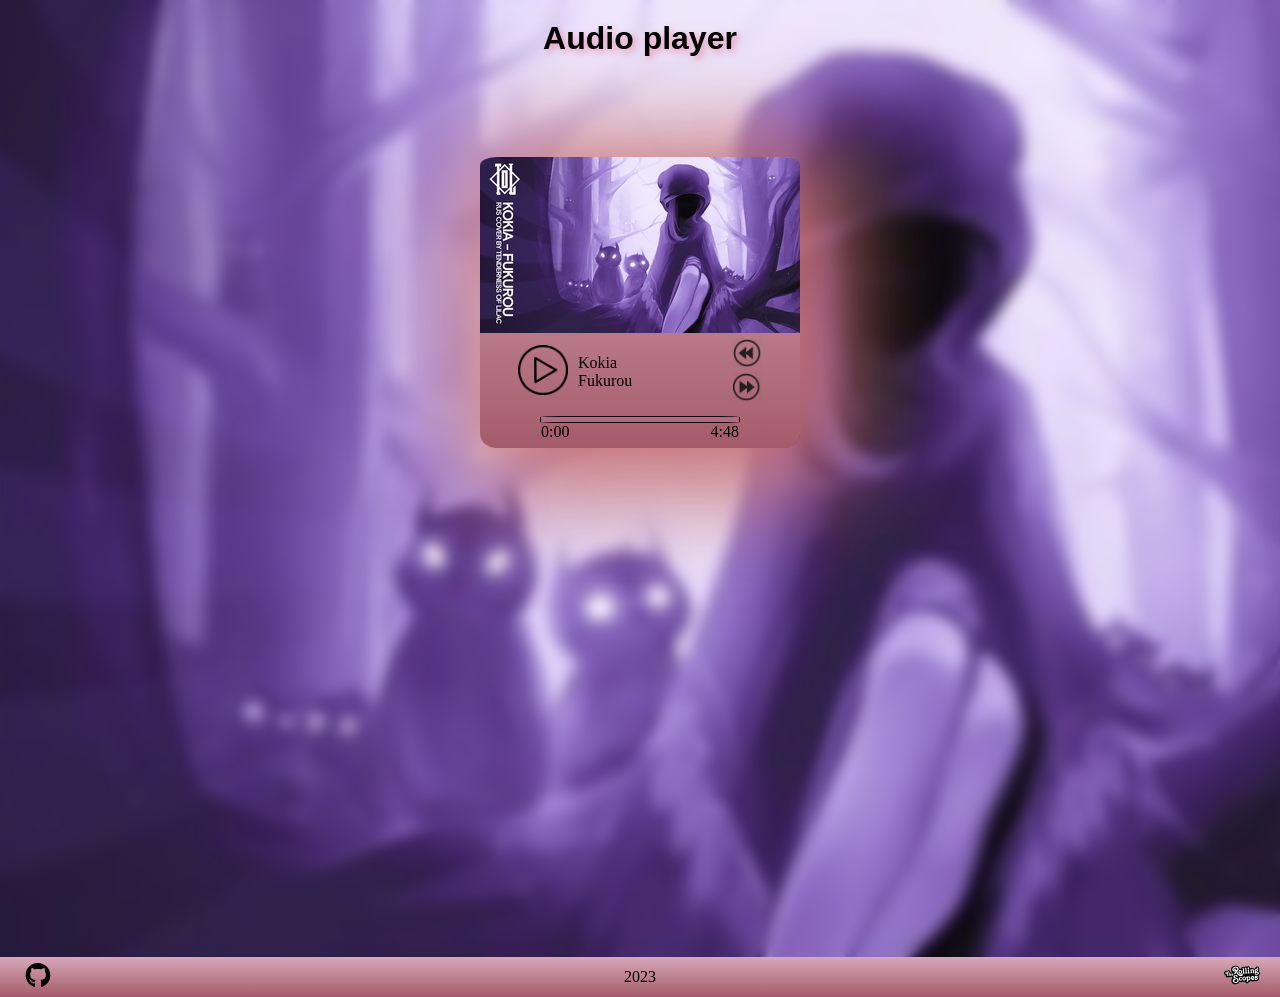
<file: Audio-player/index.html>
<!DOCTYPE html>
<html lang="en">
<head>
    <meta charset="UTF-8">
    <meta name="viewport" content="width=device-width, initial-scale=1.0">
    <link rel="stylesheet" href="style.css">
    <link  type="image/x-icon" href="./assets/img/favicon.ico" rel="shortcut icon">
    <title>Audio player</title>
</head>
<body>
    <div class="wrapper">
        <div class="blur">
            <header class="header-wrapper">
                <h1>Audio player</h1>
            </header>

            <main>
                <div class="player-box-wrapper">
                    <div class="player-box">
                        <div class="track-image"></div>
                        <div class="player-controllers">
                            <div class="buttons">
                                <div class="button-pause"><img src="./assets/buttons/pause.png" alt="pause" width="50" height="50"></div>
                                <div class="button-play"><img src="./assets/buttons/play.png" alt="play" width="50" height="50"></div>

                                <div class="current">
                                    <div class="artist"></div>
                                    <div class="track"></div>
                                </div>
                                <div><audio src="./assets/audio/kokia.mp3"></audio></div>
                                
                                <div class="prev-next-buttons">
                                    <div class="button-prev"><img src="./assets/buttons/backward.png" alt="previous track" width="30" height="30"></div>
                                    <div class="button-next"><img src="./assets/buttons/forward.png" alt="next track"  width="30" height="30"></div>
                                </div>      
                            </div>
                            
                            <div class="progress-bar">
                                <div class="progress"></div>
                                <div class="duration">
                                    <div class="track-duration-progress"></div>
                                    <div class="track-duration"></div>
                                </div>    
                            </div>    
                        </div>
                    </div>
                </div>
            </main>
        </div>

        <footer>
            <div class="footer-wrapper">
                <div class="footer-item"><a href="https://github.com/Mireille0000"><img src="./assets/img/gh_logo.svg" alt="hg logo" width="36" height="36" title="My hitHub page"></a></div>
                <div class="footer-item">2023</div>
                <div class="footer-item"><a href="https://github.com/rolling-scopes-school/tasks/tree/master/stage0"><img src="./assets/img/rsschool.svg" alt="rsschool logo" width="36" height="36" title="Link RSSchool Stage0"></a></div>
            </div>
        </footer>
    </div>
    <script src="main.js"></script>
</body>
</html>
</file>
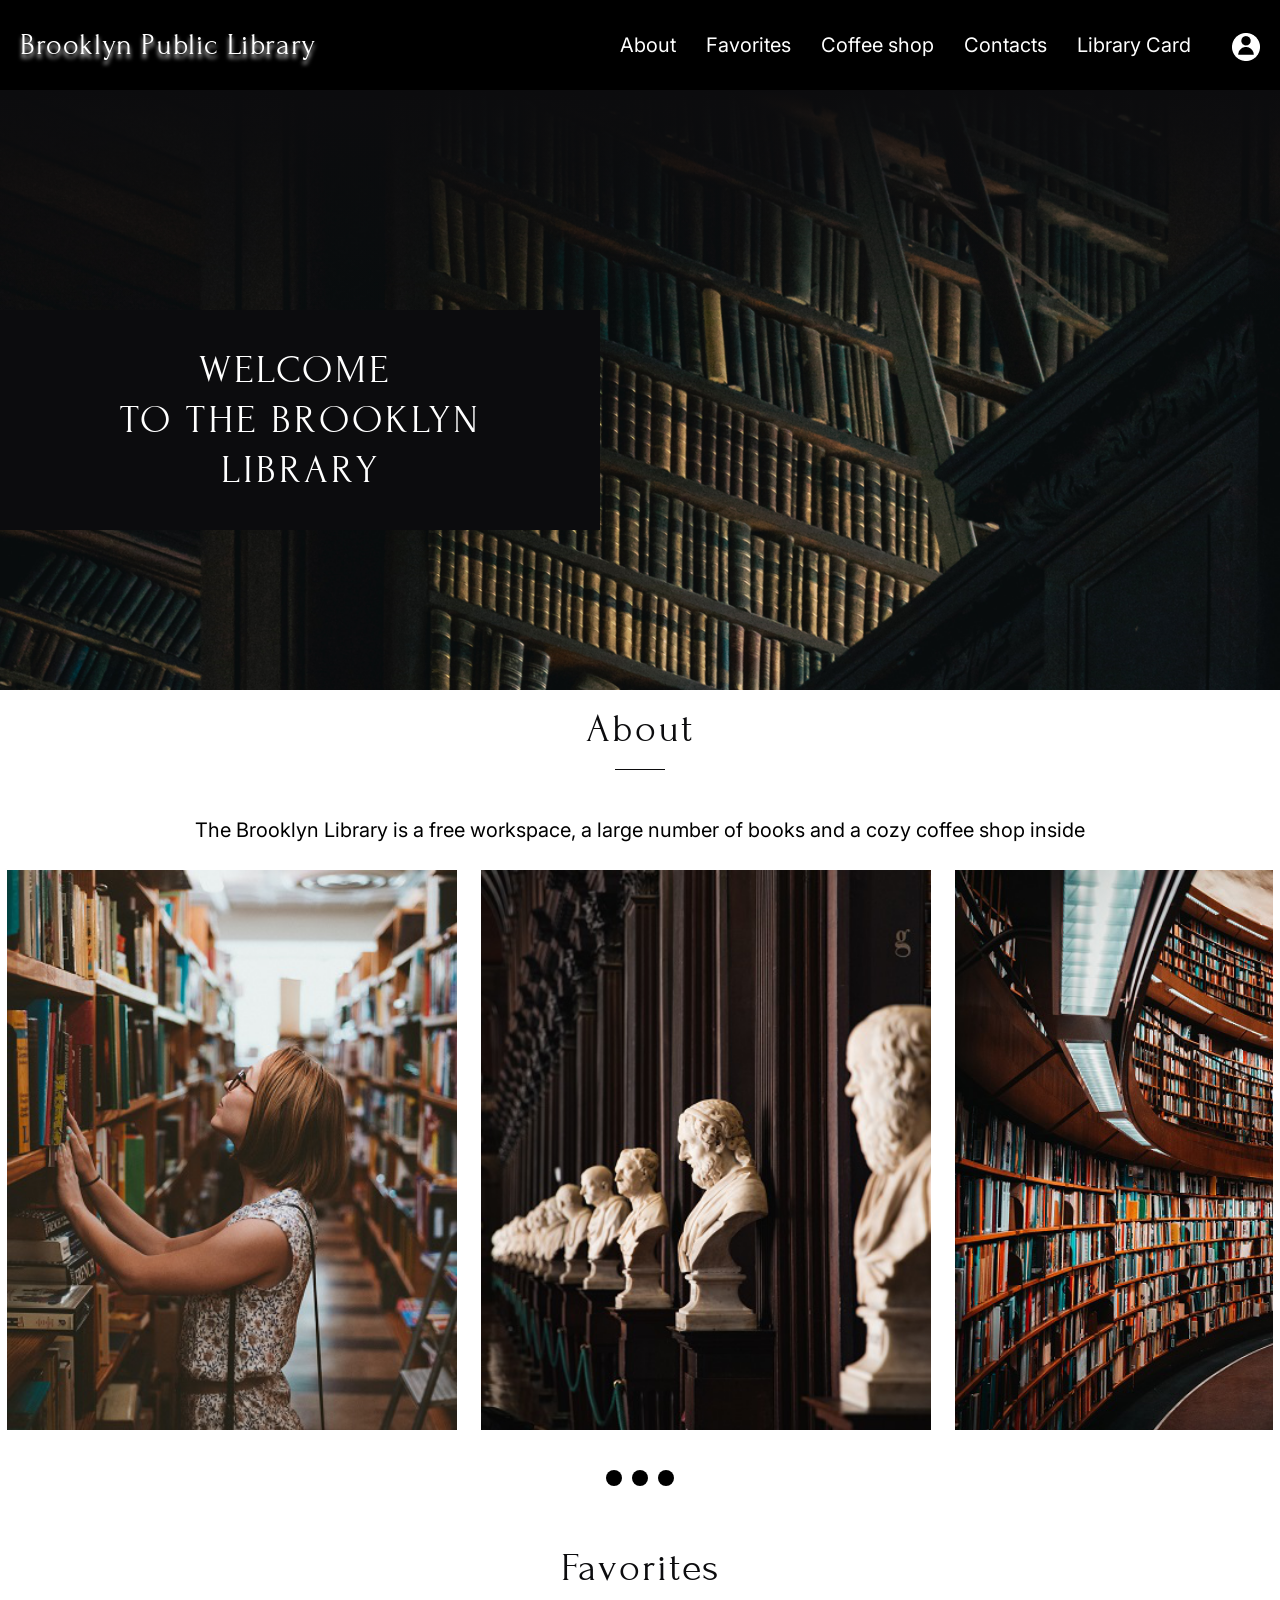
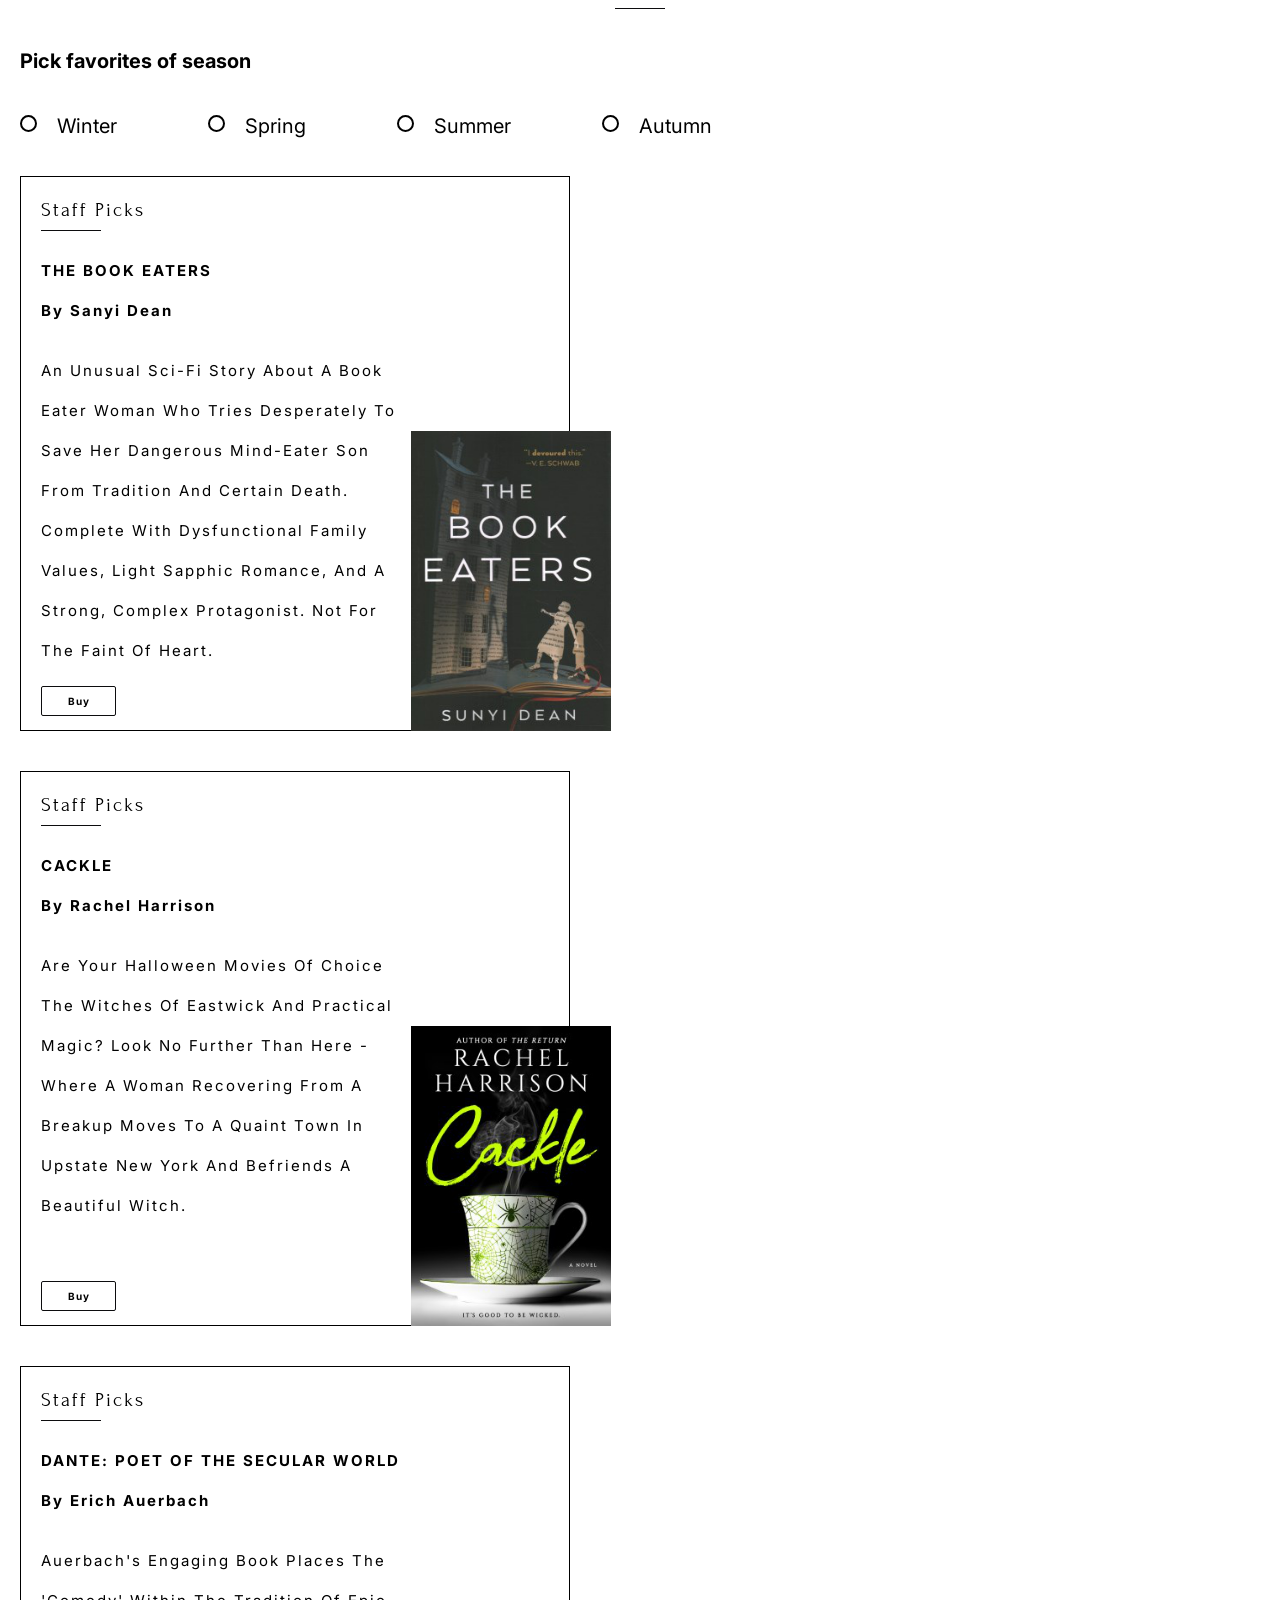
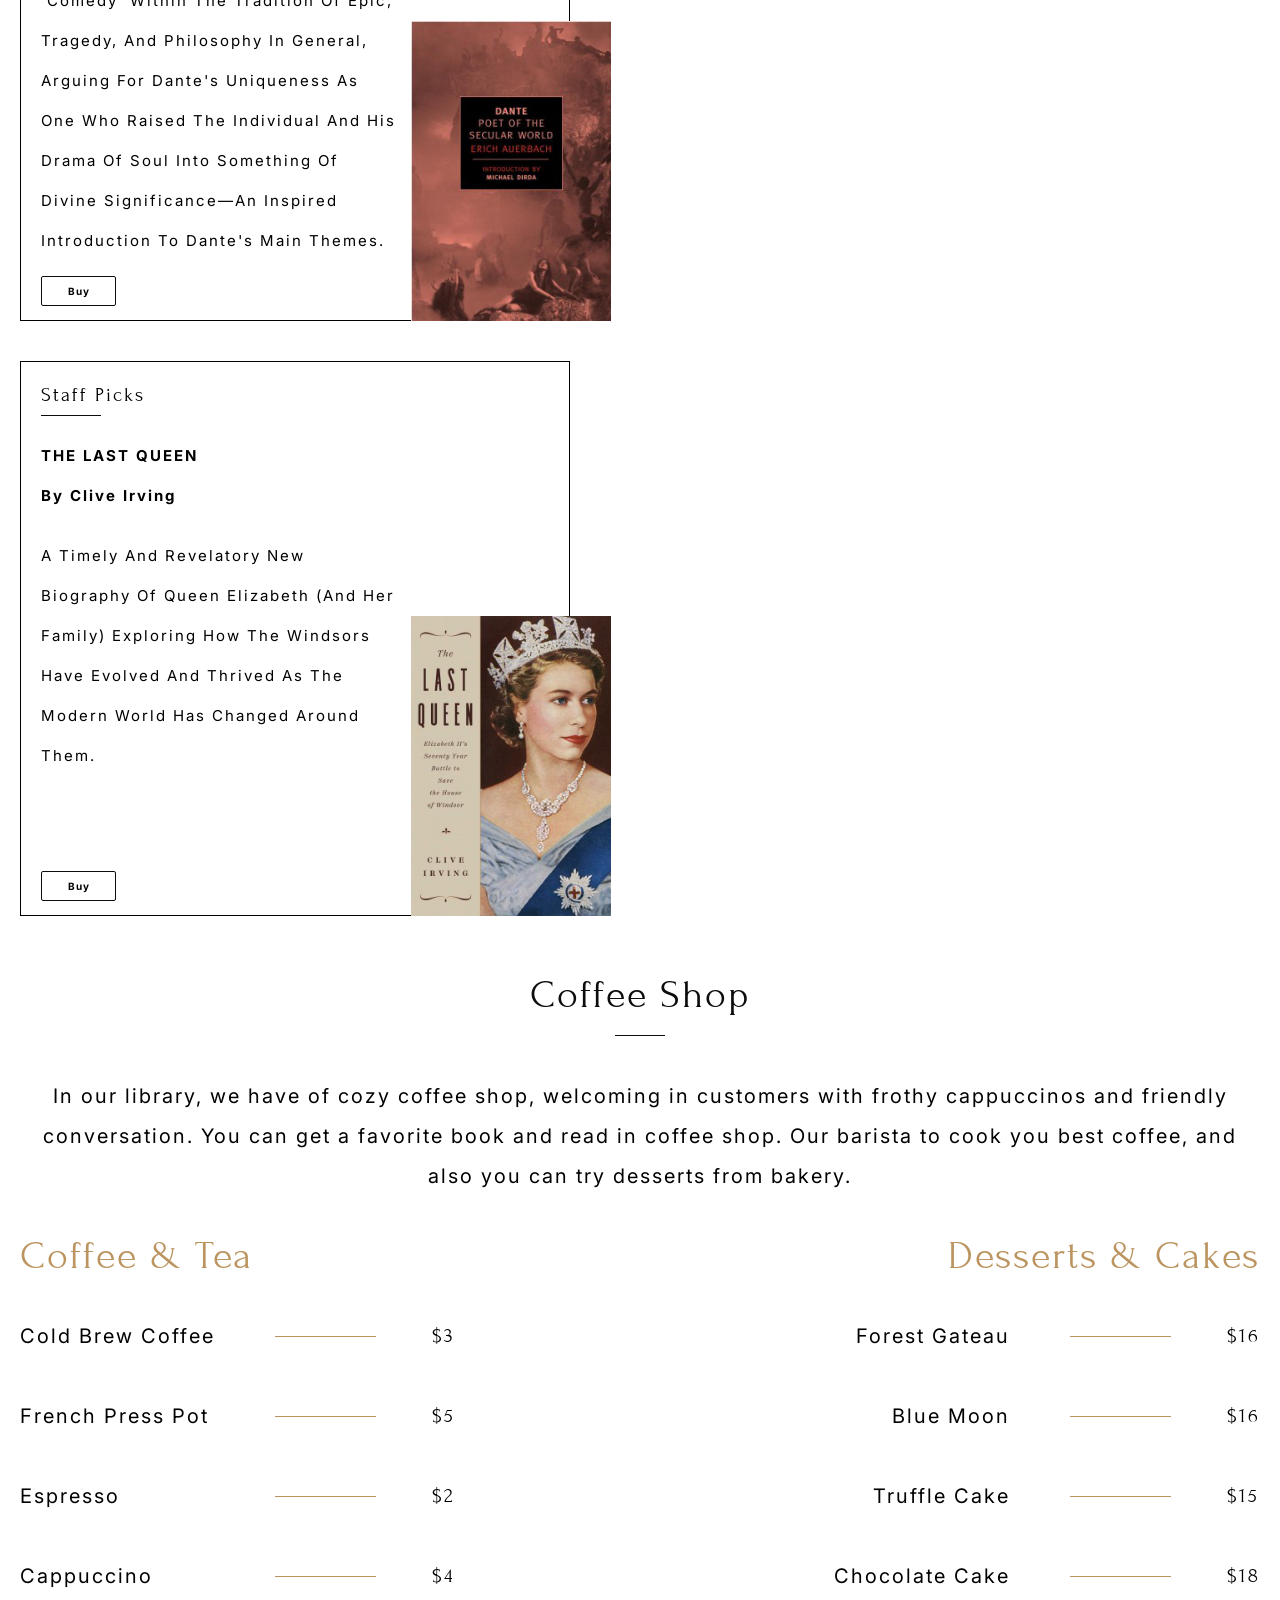
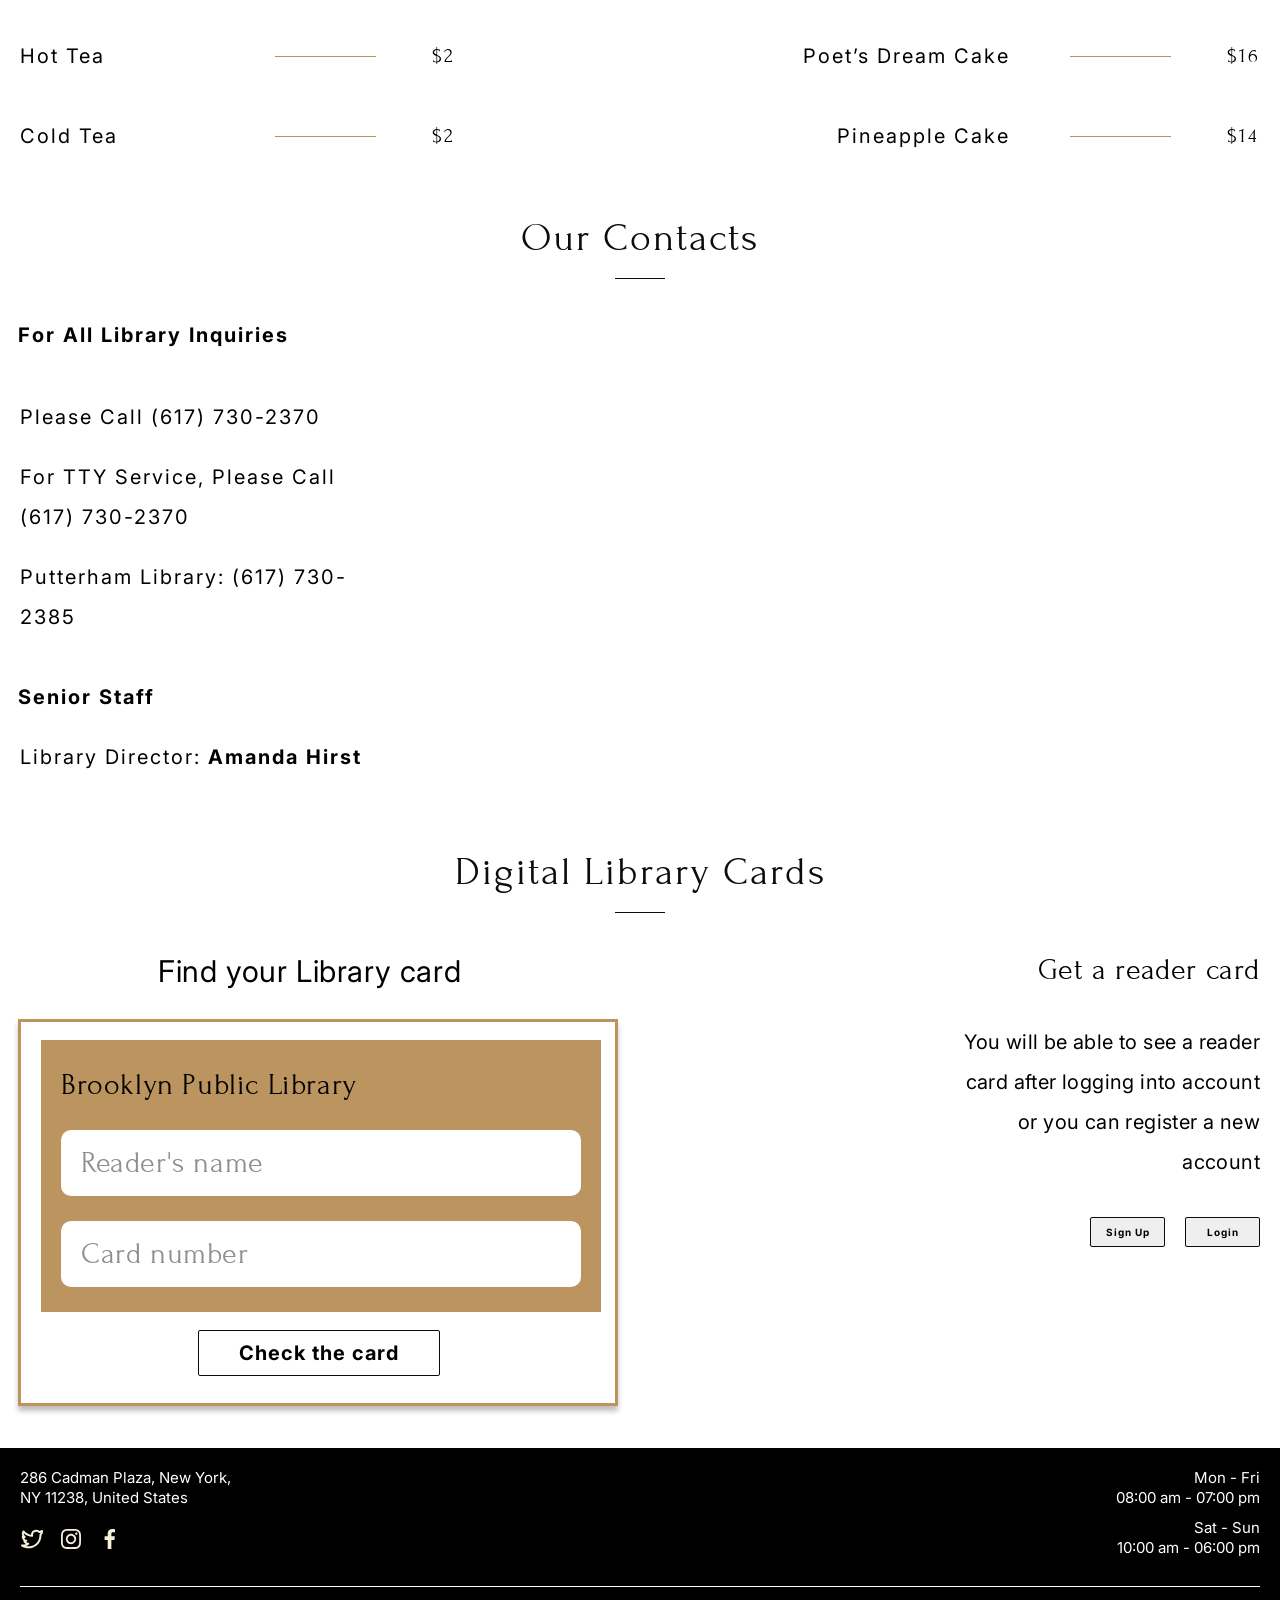
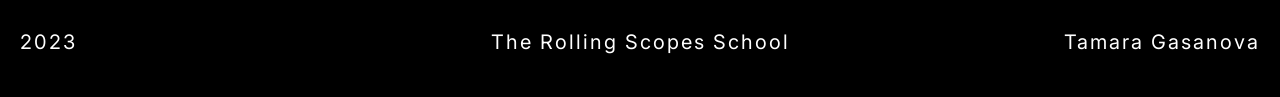
<file: library/index.html>
<!DOCTYPE html>
<html lang="en">
<head>
    <meta charset="UTF-8">
    <meta name="viewport" content="width=device-width, initial-scale=1.0">
    <link rel="stylesheet" href="main.css">
    <title>Brooklyn Public Library</title>
    <link rel="icon" href="./icons/favicon-bpl.svg">
</head>
<body>
    <div class="wrapper-body">
        <header class="header">
            <h1 class="title-header">Brooklyn Public Library</h1>
            <div class="wrapper-header">
                <nav>
                    <ul class="nav-list">
                        <li class="nav-item"><a class="link-nav" href="#about">About</a></li>
                        <li class="nav-item"><a class="link-nav" href="#favorites">Favorites</a></li>
                        <li class="nav-item"><a class="link-nav" href="#coffee-shop">Coffee shop</a></li>
                        <li class="nav-item"><a class="link-nav" href="#contacts">Contacts</a></li>
                        <li class="nav-item"><a class="link-nav" href="#library-card">Library Card</a></li>
                    </ul>  
                </nav>

            <!-- burger menu -->
            <div class="icon-header"><img class="icon-header-img" src="icon-profile.png" alt="icon_profile" width="28" height="28"></div>
            <div class="icon-header-initials" title=""></div>
            <div class="burger-icon">
                <span></span>
            </div>
            <ul class="burger-menu">
                <li class="burger-menu-item"><a class="link-nav" href="#about">About</a></li>
                <li class="burger-menu-item"><a class="link-nav" href="#favorites">Favorites</a></li>
                <li class="burger-menu-item"><a class="link-nav" href="#coffee-shop">Coffee shop</a></li>
                <li class="burger-menu-item"><a class="link-nav" href="#contacts">Contacts</a></li>
                <li class="burger-menu-item"><a class="link-nav" href="#library-card">Library Card</a></li>
            </ul>

            <!-- modal windows -->
            <div class="background-modals"></div>
            <!-- drop menu modal windows -->
            <div class="drop-menu-modal-windows">
                <div class="drop-menu-no-authorization">
                    <div class="drop-menu-title">Profile</div>
                    <hr class="hr-modal">
                    <div class="drop-menu-item-log-in">Log In</div>
                    <div class="drop-menu-item-register">Register</div>
                </div>
                <div class="drop-menu-with-authorization">
                    <div class="drop-menu-title">Profile</div>
                    <hr class="hr-modal">
                    <div class="drop-menu-item my-profile-menu">My profile</div>
                    <div class="drop-menu-item log-out-menu">Log Out</div>
                </div>
             </div>    

             <!-- login and register modal windows -->
             <div class="log-in">
                <div class="log-in-header">
                    <div class="log-in-title">Login</div>
                    <div class="log-in-svg">
                        <svg xmlns="http://www.w3.org/2000/svg" width="19" height="19" viewBox="0 0 19 19" fill="none">
                            <path d="M2 16.8507L17 2.00003" stroke="#0C0C0E" stroke-width="3"/>
                            <path d="M2 2.14926L17 17" stroke="#0C0C0E" stroke-width="3"/>
                        </svg>
                    </div>
                </div>
                <form class="log-in-form">
                    <div class="log-in-input-title">E-mail or readers card</div>
                    <input class="log-in-input log-in-mail" name="mail or card number">
                    <div class="log-in-input-title">Password</div>
                    <input class="log-in-input log-in-password" name="password">
                    <div class="log-in-button">
                        <button type="submit" class="log-in-button-name">Log In</button>
                    </div>    
                    <div class="log-in-register-spans">
                        <span class="log-in-register-link-item">Don’t have an account?</span>
                        <span class="log-in-register-link">Register</span>
                    </div>
                </form>
             </div>

             <div class="register">
                <div class="register-header">
                    <div class="register-title">Register</div>
                    <div class="register-svg">
                        <svg xmlns="http://www.w3.org/2000/svg" width="19" height="19" viewBox="0 0 19 19" fill="none">
                            <path d="M2 16.8507L17 2.00003" stroke="#0C0C0E" stroke-width="3"/>
                            <path d="M2 2.14926L17 17" stroke="#0C0C0E" stroke-width="3"/>
                          </svg>
                    </div>
                </div>
                <form class="register-form">
                    <div class="register-input-title">First name</div>
                        <input type="text" id="first-name" class="register-input register-first-name" name="firtName" autocomplete="off">
                    <div class="register-input-title">Last name</div>
                        <input type="text" id="last-name" class="register-input register-last-name" name="lastName" autocomplete="off">
                    <div class="register-input-title">E-mail</div>
                        <input type="email" class="register-input register-mail" name="mail" autocomplete="off">
                    <div class="register-input-title">Password</div>
                        <input type="text" class="register-input register-password" name="password" autocomplete="off">

                    <div class="register-button">
                        <button type="submit" class="register-button-name">Sign Up</button>
                    </div>
                </form>
                <div class="register-spans">
                    <span class="register-spans-link-item">Already have an account?</span>
                    <span class="register-spans-link">Log in</span>
                </div>
            </div>

            <!-- my profile modal window -->
            <div class="my-profile-modal-window">
                <div class="my-profile-wrapper">
                    <div class="my-profile-aside">
                        <div class="initials">JD</div>
                        <div class="user-name">John Doe</div>
                    </div>

                    <div class="my-profile-details">
                        <div class="my-profile-header">
                            <div class="my-profile-title">My profile</div>
                            <div class="my-profile-svg">
                                <svg xmlns="http://www.w3.org/2000/svg" width="19" height="19" viewBox="0 0 19 19" fill="none">
                                    <path d="M2 16.8507L17 2.00001" stroke="#0C0C0E" stroke-width="3"/>
                                    <path d="M2 2.14928L17 17" stroke="#0C0C0E" stroke-width="3"/>
                                </svg>
                            </div>
                        </div>   
                        <div class="reader-info">
                            <div class="reader-info-items">
                                <div class="reader-info-statistics-column">Visits</div>
                                <div class="reader-info-icon">
                                    <img src="./icons/visits-icon.svg" alt="visits icon">
                                </div>
                                <div class="statistics"></div>
                            </div>
                            <div class="reader-info-items">
                                <div class="reader-info-statistics-column">Bonuses</div>
                                <div class="reader-info-icon">
                                    <img src="./icons/bonuses-icon.svg" alt="bonuses icon">
                                </div>
                                <div class="statistics"></div>
                            </div>   
                            <div class="reader-info-items">
                                <div class="reader-info-statistics-column">Books</div>
                                <div class="reader-info-icon">
                                    <img src="./icons/book-icon.svg" alt="books icon">
                                </div>   
                                <div class="statistics"></div>
                            </div>   
                        </div>
                        <ul class="rented-books"> 
                            <div class="rented-books-title">Rented books</div>
                            <li class="rented-books-item">The Last Queen, Clive Irving</li>
                            <li class="rented-books-item">Dominicana, Angie Cruz</li>
                        </ul>
                        <div class="card-number-items">
                            <div class="card-number-title">Card number</div>
                            <div class="card-number">F00234030</div>
                            <div class="card-number-svg">
                                <img src="./icons/icon-card-number.svg" alt="icon card number">
                            </div>
                        </div>
                    </div>
                </div>
            </div>
        </div>
        </header>
        
        <main>
            <section class="welcome">
                <div class="welcome-section">
                      <div class="welcome-container">
                        <div class="overlayout"></div>
                        <div class="title-wrapper">
                        <h2 class="title-welcome"><span class="span-welcome">Welcome</span> <br>to the Brooklyn library</h2>
                        </div>
                    </div>
                </div>
            </section>

            <section class="about-section">
                <h2 id="about">About</h2>
                <hr class="title-hr">
                <p class="about-prgph">The Brooklyn Library is a free workspace, a large number of books and a cozy coffee shop inside </p>
                <div class="photos-block">
                    <div class="carrets carret-left"><img src="./icons/carret-left.svg" alt="carret-left"></div>
                    <div class="photos-wrapper">
                        <div class="photos">
                            <div class="about-photo-girl about-photos"></div>
                            <div class="about-photo-statues about-photos"></div>
                            <div class="about-photo-books about-photos"></div>
                            <div class="about-photo-ladder about-photos"></div>
                            <div class="about-photo-building about-photos"></div>
                        </div>   
                    </div>
                    <div class="carrets carret-right"><img src="./icons/carret-right.svg" alt="carret-right"></div>
                </div>
                <div class="carousel-pagination">
                    <div class="pagination-button desktop"></div>
                    <div class="pagination-button desktop"></div>
                    <div class="pagination-button desktop"></div>
                    <div class="pagination-button tablet"></div>
                    <div class="pagination-button tablet"></div>
                </div>
            </section>

            <section class="favorites-section">
                <h2 id="favorites">Favorites</h2>
                <hr class="title-hr">
                <div class="favorites-prgrph">Pick favorites of season</div>

                <form class="radio-buttons-form">
                    <label for="radio-button1">
                        <input name="radio" id="radio-button1" class="radio-button-item" type="radio">
                        <span class="custom-radio-button"></span>
                        <span class="radion-btn-name">Winter</span>
                    </label>

                    <label for="radio-button2">
                        <input name="radio" id="radio-button2" type="radio">
                        <span class="custom-radio-button"></span>
                        <span class="radion-btn-name">Spring</span>
                    </label>
                   
                    <label for="radio-button3">
                        <input name="radio" id="radio-button3" type="radio">
                        <span class="custom-radio-button"></span>
                        <span class="radion-btn-name">Summer</span>
                    </label>
                    
                    <label for="radio-button4">
                        <input name="radio" id="radio-button4" type="radio">
                        <span class="custom-radio-button"></span>
                        <span class="radion-btn-name">Autumn</span>
                    </label>
                </form>

                <div class="favorites-section-descriptions">
                    <div class="winter active">
                        <div class="bg-description">
                            <button class="favorites-button">Buy</button>
                            <h3>Staff Picks</h3>
                            <hr class="bg-description-hr">
                            <div class="description-box-content">
                                <h4>The Book Eaters</h4>
                                <div class="bg-description-author">By Sanyi Dean</div>
                                <div class="description-box"> 
                                    <p class="description-prgrph">An unusual sci-fi story about a book eater woman who tries desperately to save her dangerous mind-eater son from tradition and certain death. Complete with dysfunctional family values, light Sapphic romance, and a strong, complex protagonist. Not for the faint of heart.</p>
                                    <div class="favorites-books-photo"><img src="./images/favorites-book-eater.png" alt="book eater" width="200" height="300"></div>
                                </div>
                            </div>
                        </div>
            
                        <div class="bg-description">
                            <button class="favorites-button">Buy</button>
                            <h3>Staff Picks</h3>
                            <hr class="bg-description-hr">
                            <div class="description-box-content">
                            <h4>Cackle</h4>
                            <div class="bg-description-author">By Rachel Harrison</div>
                                <div class="description-box">
                                    <p class="description-prgrph">Are your Halloween movies of choice The Witches of Eastwick and Practical Magic? Look no further than here - where a woman recovering from a breakup moves to a quaint town in upstate New York and befriends a beautiful witch.</p>
                                    <div class="favorites-books-photo"><img src="./images/favorites-cackle.png" alt="cackle" width="200" height="300"></div>    
                                </div> 
                            </div>
                        </div>

                        <div class="bg-description">
                            <button class="favorites-button">Buy</button>
                            <h3>Staff Picks</h3>
                            <hr class="bg-description-hr">
                            <div class="description-box-content">
                            <h4>Dante: Poet of the Secular World</h4>
                            <div class="bg-description-author">By Erich Auerbach</div>
                                <div class="description-box">
                                    <p class="description-prgrph">Auerbach's engaging book places the 'Comedy' within the tradition of epic, tragedy, and philosophy in general, arguing for Dante's uniqueness as one who raised the individual and his drama of soul into something of divine significance—an inspired introduction to Dante's main themes.</p>
                                    <div class="favorites-books-photo"><img src="./images/favorites-dante.png" alt="dante" width="200" height="300"></div>
                                </div>     
                            </div>
                        </div>

                        <div class="bg-description">
                            <!-- <button class="favorites-button btn-own" disabled>Own</button> -->
                            <button class="favorites-button">Buy</button>
                            <h3>Staff Picks</h3>
                            <hr class="bg-description-hr">
                            <div class="description-box-content">
                                <h4>The Last Queen</h4>
                                <div class="bg-description-author">By Clive Irving</div>
                                <div class="description-box">
                                    <p class="description-prgrph">A timely and revelatory new biography of Queen Elizabeth (and her family) exploring how the Windsors have evolved and thrived as the modern world has changed around them.</p>
                                    <div class="favorites-books-photo"><img src="./images/favorites-queen.png" alt="queen" width="200" height="300"></div>
                                </div>    
                            </div>
                        </div>
                    </div>

                    <!-- hidden content -->
                    <div class="spring">
                        <div class="bg-description hidden-content">
                            <button class="favorites-button">Buy</button>
                            <h3>Staff Picks</h3>
                            <hr class="bg-description-hr">
                            <div class="description-box-content">   
                                <h4>The Body</h4>
                                <div class="bg-description-author"> By Stephen King</div>
                                <div class="description-box">
                                    <p class="description-prgrph">Powerful novel that takes you back to a nostalgic time, exploring both the beauty and danger and loss of innocence that is youth.</p>
                                    <div class="favorites-books-photo"><img src="./images/the-body.png" alt="the body" width="200" height="300"></div>
                                </div>    
                            </div>
                        </div>

                        <div class="bg-description hidden-content">
                            <button class="favorites-button">Buy</button>
                            <h3>Staff Picks</h3>
                            <hr class="bg-description-hr">
                            <div class="description-box-content">
                                <h4>Carry: A Memoir of Survival on Stolen Land</h4>
                                <div class="bg-description-author">By Toni Jenson</div>
                                <div class="description-box">
                                    <p class="description-prgrph">This memoir about the author's relationship with gun violence feels both expansive and intimate, resulting in a lyrical indictment of the way things are.</p>
                                    <div class="favorites-books-photo"><img src="./images/carry.png" alt="book eater" width="200" height="300"></div>
                                </div>
                            </div>
                        </div>

                        <div class="bg-description hidden-content">
                            <button class="favorites-button">Buy</button>
                            <h3>Staff Picks</h3>
                            <hr class="bg-description-hr">
                            <div class="description-box-content"> 
                                <h4>Days of Distraction</h4>
                                <div class="bg-description-author">By Alexandra Chang</div>
                                    <div class="description-box">
                                        <p class="description-prgrph">A sardonic view of Silicon Valley culture, a meditation on race, and a journal of displacement and belonging, all in one form-defying package of spare prose.</p>
                                        <div class="favorites-books-photo"><img src="./images/days-of-distraction.png" alt="book eater" width="200" height="300"></div>
                                    </div>  
                            </div>
                        </div>

                        <div class="bg-description hidden-content">
                            <button class="favorites-button">Buy</button>
                            <h3>Staff Picks</h3>
                            <hr class="bg-description-hr">
                            <div class="description-box-content"> 
                                <h4>Dominicana </h4>
                                <div class="bg-description-author">By Angie Cruz</div>
                                <div class="description-box">
                                    <p class="description-prgrph">A fascinating story of a teenage girl who marries a man twice her age with the promise to bring her to America. Her marriage is an opportunity for her family to eventually immigrate. For fans of Isabel Allende and Julia Alvarez.</p>
                                    <div class="favorites-books-photo"><img src="./images/gruz.png" alt="book eater" width="200" height="300"></div>
                                </div>    
                            </div>
                        </div>
                    </div>

                    <div class="summer">
                        <div class="bg-description hidden-content">
                            <button class="favorites-button">Buy</button>
                            <h3>Staff Picks</h3>
                            <hr class="bg-description-hr">
                            <div class="description-box-content"> 
                                <h4>Crude: A Memoir</h4>
                                <div class="bg-description-author">By Pablo Fajardo & ​​Sophie Tardy-Joubert</div>
                                <div class="description-box">
                                    <p class="description-prgrph">Drawing and color by Damien Roudeau | This book illustrates the struggles of a group of indigenous Ecuadoreans as they try to sue the ChevronTexaco company for damage their oil fields did to the Amazon and her people</p>
                                    <div class="favorites-books-photo"><img src="./images/crude-of-memoir.png" alt="book eater" width="200" height="300"></div>
                                </div> 
                            </div>
                        </div>

                        <div class="bg-description hidden-content">
                            <button class="favorites-button">Buy</button>
                            <h3>Staff Picks</h3>
                            <hr class="bg-description-hr">
                            <div class="description-box-content">
                                <h4>Let My People Go Surfing</h4>
                                <div class="bg-description-author">By Yvon Chouinard</div>
                                <div class="description-box"> 
                                    <p class="description-prgrph">Chouinard—climber, businessman, environmentalist—shares tales of courage and persistence from his experience of founding and leading Patagonia, Inc. Full title: Let My People Go Surfing: The Education of a Reluctant Businessman, Including 10 More Years of Business Unusual.</p>
                                    <div class="favorites-books-photo"><img src="./images/let-my-people.png" alt="book eater" width="200" height="300"></div>
                                </div>    
                            </div>
                        </div>

                        <div class="bg-description hidden-content">
                            <button class="favorites-button">Buy</button>
                            <h3>Staff Picks</h3>
                            <hr class="bg-description-hr">
                            <div class="description-box-content">
                                <h4>The Octopus Museum: Poems</h4>
                                <div class="bg-description-author">By Brenda Shaughnessy</div>
                                <div class="description-box">
                                    <p class="description-prgrph">This collection of bold and scathingly beautiful feminist poems imagines what comes after our current age of environmental destruction, racism, sexism, and divisive politics.</p>
                                <div class="favorites-books-photo"><img src="./images/octopus.png" alt="book eater" width="200" height="300"></div> 
                                </div>
                            </div>
                        </div>

                        <div class="bg-description hidden-content">
                            <button class="favorites-button">Buy</button>
                            <h3>Staff Picks</h3>
                            <hr class="bg-description-hr">
                            <div class="description-box-content"> 
                                <h4>Shark Dialogues: A Novel</h4>
                                <div class="bg-description-author">By Kiana Davenport</div>
                                <div class="description-box">
                                    <p class="description-prgrph">An epic saga of seven generations of one family encompasses the tumultuous history of Hawaii as a Hawaiian woman gathers her four granddaughters together in an erotic tale of villains and dreamers, queens and revolutionaries, lepers and healers.</p>
                                    <div class="favorites-books-photo"><img src="./images/shark.png" alt="book eater" width="200" height="300"></div>
                                </div>
                            </div>
                        </div>
                    </div>

                    <div class="autumn">
                        <div class="bg-description hidden-content">
                            <button class="favorites-button">Buy</button>
                            <h3>Staff Picks</h3>
                            <hr class="bg-description-hr">
                            <div class="description-box-content"> 
                                <h4>Casual Conversation</h4>
                                <div class="bg-description-author">By Renia White</div>
                                <div class="description-box">
                                    <p class="description-prgrph">White's impressive debut collection takes readers through and beyond the concepts of conversation and the casual - both what we say to each other and what we don't, examining the possibilities around how we construct and communicate identity. </p>
                                    <div class="favorites-books-photo"><img src="./images/casual-conversation.png" alt="book eater" width="200" height="300"></div>
                                </div>  
                            </div>
                        </div>

                        <div class="bg-description hidden-content">
                            <button class="favorites-button">Buy</button>
                            <h3>Staff Picks</h3>
                            <hr class="bg-description-hr">
                            <div class="description-box-content">
                                <h4>The Great Fire</h4>
                                <div class="bg-description-author">By Lou Ureneck</div>
                                <div class="description-box"> 
                                    <p class="description-prgrph">The harrowing story of an ordinary American and a principled Naval officer who, horrified by the burning of Smyrna, led an extraordinary rescue effort that saved a quarter of a million refugees from the Armenian Genocide</p>
                                    <div class="favorites-books-photo"><img src="./images/fire.png" alt="book eater" width="200" height="300"></div>
                                </div>  
                            </div>
                        </div>

                        <div class="bg-description hidden-content">
                            <button class="favorites-button">Buy</button>
                            <h3>Staff Picks</h3>
                            <hr class="bg-description-hr">
                            <div class="description-box-content">
                                <h4>Rickey: The Life and Legend</h4>
                                <div class="bg-description-author">By Howard Bryant</div>
                                <div class="description-box">
                                    <p class="description-prgrph">With the fall rolling around, one can't help but think of baseball's postseason coming up! And what better way to prepare for it than reading the biography of one of the game's all-time greatest performers, the Man of Steal, Rickey Henderson?</p>
                                    <div class="favorites-books-photo"><img src="./images/rickey.png" alt="book eater" width="200" height="300"></div>
                                </div>  
                            </div>
                        </div>

                        <div class="bg-description hidden-content">
                            <button class="favorites-button">Buy</button>
                            <h3>Staff Picks</h3>
                            <hr class="bg-description-hr">
                            <div class="description-box-content">
                                <h4>Slug: And Other Stories</h4>
                                <div class="bg-description-author">By Megan Milks</div>
                                <div class="description-box">
                                    <p class="description-prgrph">Exes Tegan and Sara find themselves chained together by hairballs of codependency. A father and child experience the shared trauma of giving birth to gods from their wounds.</p>
                                    <div class="favorites-books-photo"><img src="./images/slug.png" alt="book eater" width="200" height="300"></div>
                                </div>
                            </div>
                        </div>
                    </div>
                </div>

                <!-- buy a card modal window -->
                <div class="buy-a-card">
                    <div class="buy-a-card-wrapper">
                        <div class="buy-a-card-header">
                            <div class="buy-a-card-title">Buy a library card</div>
                            <div class="buy-a-card-svg">
                                <svg xmlns="http://www.w3.org/2000/svg" width="19" height="19" viewBox="0 0 19 19" fill="none">
                                    <path d="M2 16.8507L17 2" stroke="white" stroke-width="3"/>
                                    <path d="M2 2.14929L17 17" stroke="white" stroke-width="3"/>
                                </svg>
                            </div>
                        </div>

                        <div class="buy-a-card-content">
                            <div class="buy-a-card-form">
                                <div class="buy-a-card-form-item">Bank card number</div>
                                <input class="buy-a-card-input">

                                <div class="buy-a-card-form-item">Expiration code</div>
                                <div class="buy-a-card-double-inputs">
                                    <input class="buy-a-card-input small">
                                    <input class="buy-a-card-input small">
                                </div>

                                <div class="buy-a-card-form-item">CVC</div>
                                <input class="buy-a-card-input small cvc-input">

                                <div class="buy-a-card-info-below">
                                    <div class="buy-a-card-form-item">Cardholder name</div>  <!-- fix top!!! -->
                                    <input class="buy-a-card-input">

                                    <div class="buy-a-card-form-item">Postal code</div>
                                    <input class="buy-a-card-input">

                                    <div class="buy-a-card-form-item">City / Town</div>
                                    <input class="buy-a-card-input">

                                    <div class="buy-a-card-payment">
                                    <button class="buy-a-card-button">Buy</button>
                                    <div class="buy-a-card-total">$</div>
                                    </div>
                                </div>
                            </div>

                            <article>
                                If you are live, work, attend school, or pay property taxes in New York State, you can get a $25 digital library card right now using this online form. Visitors to New York State can also use this form to apply for a temporary card.
                            </article>
                        </div>
                    </div>
                </div>
            </section>

            <section class="coffee-shop-section">
                <h2 id="coffee-shop">Coffee Shop</h2>
                <hr class="title-hr">
                <p class="coffee-shop-prgrph">In our library, we have of cozy coffee shop, welcoming in customers with frothy cappuccinos and friendly conversation. 
                    You can get a favorite book and read in coffee shop. Our barista to cook you best coffee, and also you can try desserts from bakery.</p>
                <div class="coffee-shop-menu">
                    <div class="coffee-tea">
                        <div class="coffe-shop-items-title">Coffee & Tea</div>
                            <div class="coffee-tea-content">
                                <div class="coffee-tea-items">
                                    <div class="coffe-shop-menu-item">Cold Brew Coffee</div>
                                    <div class="coffe-shop-menu-item">French Press Pot</div>
                                    <div class="coffe-shop-menu-item">Espresso</div>
                                    <div class="coffe-shop-menu-item">Cappuccino</div>
                                    <div class="coffe-shop-menu-item">Hot Tea</div>
                                    <div class="coffe-shop-menu-item">Cold Tea</div>
                                </div>
                                <div class="hr-items">
                                    <hr class="coffee-shop-section-hr">
                                    <hr class="coffee-shop-section-hr">
                                    <hr class="coffee-shop-section-hr">
                                    <hr class="coffee-shop-section-hr">
                                    <hr class="coffee-shop-section-hr">
                                    <hr class="coffee-shop-section-hr">
                                </div>
                                <div class="coffee-shop-price-list">
                                    <div class="price-item">$3</div>
                                    <div class="price-item">$5</div>
                                    <div class="price-item">$2</div>
                                    <div class="price-item">$4</div>
                                    <div class="price-item">$2</div>
                                    <div class="price-item">$2</div>
                                </div>
                            </div>
                    </div>

                    <div class="desserts-cakes">
                        <div class="coffe-shop-items-title">Desserts & Cakes</div>
                        <div class="desserts-cakes-content">
                            <div class="desserts-cakes-items">
                                <div class="coffe-shop-menu-item">Forest Gateau</div>
                                <div class="coffe-shop-menu-item">Blue Moon</div>
                                <div class="coffe-shop-menu-item">Truffle Cake</div>
                                <div class="coffe-shop-menu-item">Chocolate Cake</div>
                                <div class="coffe-shop-menu-item">Poet’s Dream Cake</div>
                                <div class="coffe-shop-menu-item">Pineapple Cake</div>
                            </div>
                            <div class="hr-items">
                                <hr class="coffee-shop-section-hr">
                                <hr class="coffee-shop-section-hr">
                                <hr class="coffee-shop-section-hr">
                                <hr class="coffee-shop-section-hr">
                                <hr class="coffee-shop-section-hr">
                                <hr class="coffee-shop-section-hr">
                            </div>
                            <div class="coffee-shop-price-list">
                                <div class="price-item">$16</div>
                                <div class="price-item">$16</div>
                                <div class="price-item">$15</div>
                                <div class="price-item">$18</div>
                                <div class="price-item">$16</div>
                                <div class="price-item">$14</div>
                            </div>
                        </div>
                    </div>
                </div>
            </section>

            <section class="our-contacts-section">
                <h2 id="contacts" class="our-contacts-title">Our contacts</h2>
                <hr class="title-hr">
                <div class="our-contacts-content">
                <div class="contacts-list">
                    <div class="contacts-list-title1">For all Library inquiries</div>
                    <div class="contacts-phonenumbers">
                        <div class="contacts-list-item">Please call <a class="links-contacts-section" href="tel:+6177302370">(617) 730-2370</a></div>
                        <div class="contacts-list-item">For TTY service, please call <a class="links-contacts-section" href="tel:+6177302370">(617) 730-2370</a> </div>
                        <div class="contacts-list-item">Putterham Library: <a class="links-contacts-section" href="tel:+6177302385">(617) 730-2385</a></div>
                    </div>
                    <div class="contacts-list-title2">Senior Staff</div>
                    <div>
                        <div class="contacts-list-item">Library Director: <a class="links-contacts-section" href="mailto:AmandaHirst@gmail.com"><b>Amanda Hirst</b></a></div>
                    </div>
                </div>
                
                <div class="map">
                    <iframe src="https://www.google.com/maps/embed?pb=!1m16!1m12!1m3!1d3025.01634177198!2d-73.99327092506039!3d40.69563773861883!2m3!1f0!2f0!3f0!3m2!1i1024!2i768!4f13.1!2m1!1s286%20Cadman%20Plaza%2C%20New%20York%2C%20NY%2011238%2C%20United%20States!5e0!3m2!1sen!2sru!4v1689457262014!5m2!1sen!2sru" width="696" height="414" style="border:0;" allowfullscreen="" loading="lazy" referrerpolicy="no-referrer-when-downgrade"></iframe>
                </div>
            </div>
            </section>

            <section class="digital-library-cards-section">
                <h2 id="library-card">Digital Library Cards</h2>
                <hr class="title-hr">

                <div class="dl-cards-section-content">
                    <div>
                        <div class="library-cards-title">Find your Library card</div>
                        <form class="library-card-block">
                            <div class="library-cards-form">
                                <div class="dlcards-form-title">Brooklyn Public Library</div>
                                    <div class="form-dlcards-section">
                                        <input class="input-dlcards-section name-input" type="text" maxlength="1500" placeholder="Reader's name">
                                        <input class="input-dlcards-section number-card-input" type="text" maxlength="23" placeholder="Card number">
                                    </div>
                            </div>
                            <div class="dlcards-section-button-block"><button class="dlcards-section-button" type="submit">Check the card</button></div>
                        </form>
                    </div>

                    <div class="dlcards-get-card-block">
                        <div class="card-block-title">Get a reader card</div>
                        <p class="card-block-prgrph">You will be able to see a reader card after logging into account or you can register a new account</p>
                        <form class="dlcards-get-card-block-buttons">
                            <button id="sign-up-button" class="card-block-button-sign-up">Sign Up</button>
                            <button class="card-block-button-log-in">Login</button>
                        </form> 
                    </div>
                </div>

                <!-- library card after log in an account -->
                <div class="library-card-after">
                    <h2 id="library-card">Digital Library Cards</h2>
                    <hr class="title-hr-after">

                    <div class="dl-cards-section-content">
                        <div>
                            <div class="library-cards-title">Your Library card</div>
                            <form class="library-card-block">
                                <div class="library-cards-form">
                                    <div class="dlcards-form-title">Brooklyn Public Library</div>
                                        <div class="form-dlcards-section">
                                            <input class="input-dlcards-section name-input" type="text" maxlength="1500" placeholder="Reader's name">
                                            <input class="input-dlcards-section number-card-input" type="text" maxlength="23" placeholder="Card number">
                                        </div>
                                </div>
                                <div class="dlcards-statistics">
                                    <div>
                                        <div class="dlcards-statistics-title">Visits</div>
                                        <div class="dlcards-icon">
                                            <img src="./icons/visits-icon.svg" alt="visits icon">
                                        </div> 
                                        <div>2</div>
                                    </div>
                                    <div>
                                        <div class="dlcards-statistics-title">Bonuses</div>
                                        <div class="dlcards-icon">
                                            <img src="./icons/bonuses-icon.svg" alt="bonuses icon">
                                        </div>
                                        <div>2</div>
                                    </div>
                                    <div>
                                        <div class="dlcards-statistics-title">Books</div>
                                        <div class="dlcards-icon">
                                            <img src="./icons/book-icon.svg" alt="book icon">
                                        </div>
                                        <div>2</div>
                                    </div>
                                    
                                </div>
                            </form>
                        </div>

                        <div class="dlcards-get-card-block">
                            <div class="card-block-title">Visit your profile</div>
                            <p class="card-block-prgrph">With a digital library card you get free access to the Library’s wide array of digital resources including e-books, databases, educational resources, and more.</p>
                            <div class="dlcards-profile-button">
                                <button class="card-block-button">Profile</button>
                            </div> 
                        </div>
                    </div>
                </div>
            </section>
        </main>

        <footer class="footer">
            <div class="footer-above-line">
                <div class="address-icons-footer">
                    <p class="prgrph-footer-address"><a class="links-footer" href="https://goo.gl/maps/whtyxhmKvQdqNWJJ8" title="Library address">286 Cadman Plaza, New York,<br> NY 11238, United States</a></p>
                    <ul class="icons-footer">
                        <li><a href="https://twitter.com/home"><img src="./icons/twitter-icon-footer.svg" alt="Twitter icon" title="Twitter"></a></li>
                        <li><a href="https://www.instagram.com/thom_astro/"><img src="./icons/instagram-icon-footer.svg" alt="Instagram icon" title="Instagram"></a></li>
                        <li><a href="https://www.facebook.com/"><img src="./icons/facebook-icon-footer.svg" alt="Facebook icon" title="Facebook"></a></li>
                    </ul>
                </div>
            

                <div class="timetable-footer">
                    <p class="prgrph-footer-timetable">Mon - Fri<br> 08:00 am - 07:00 pm</p>
                    <p class="prgrph-footer-timetable">Sat - Sun<br> 10:00 am - 06:00 pm</p>
                </div>
            </div>

            <hr class="hr-footer">

            <div class="footer-under-line">
                <div class="footer-under-line-item">2023</div>
                <div class="footer-under-line-item2"><a class="links-footer" href="https://rs.school/js-stage0/" title="The Rolling Scopes School. Stage0 cours">The Rolling Scopes School</a></div>
                <div class="footer-under-line-item"><a class="links-footer" href="https://github.com/Mireille0000" title="Mireille0000 GitHub">Tamara Gasanova</a></div>
            </div>
        </footer>
    </div>
    <script src="main.js"></script>
</body>
</html>
</file>
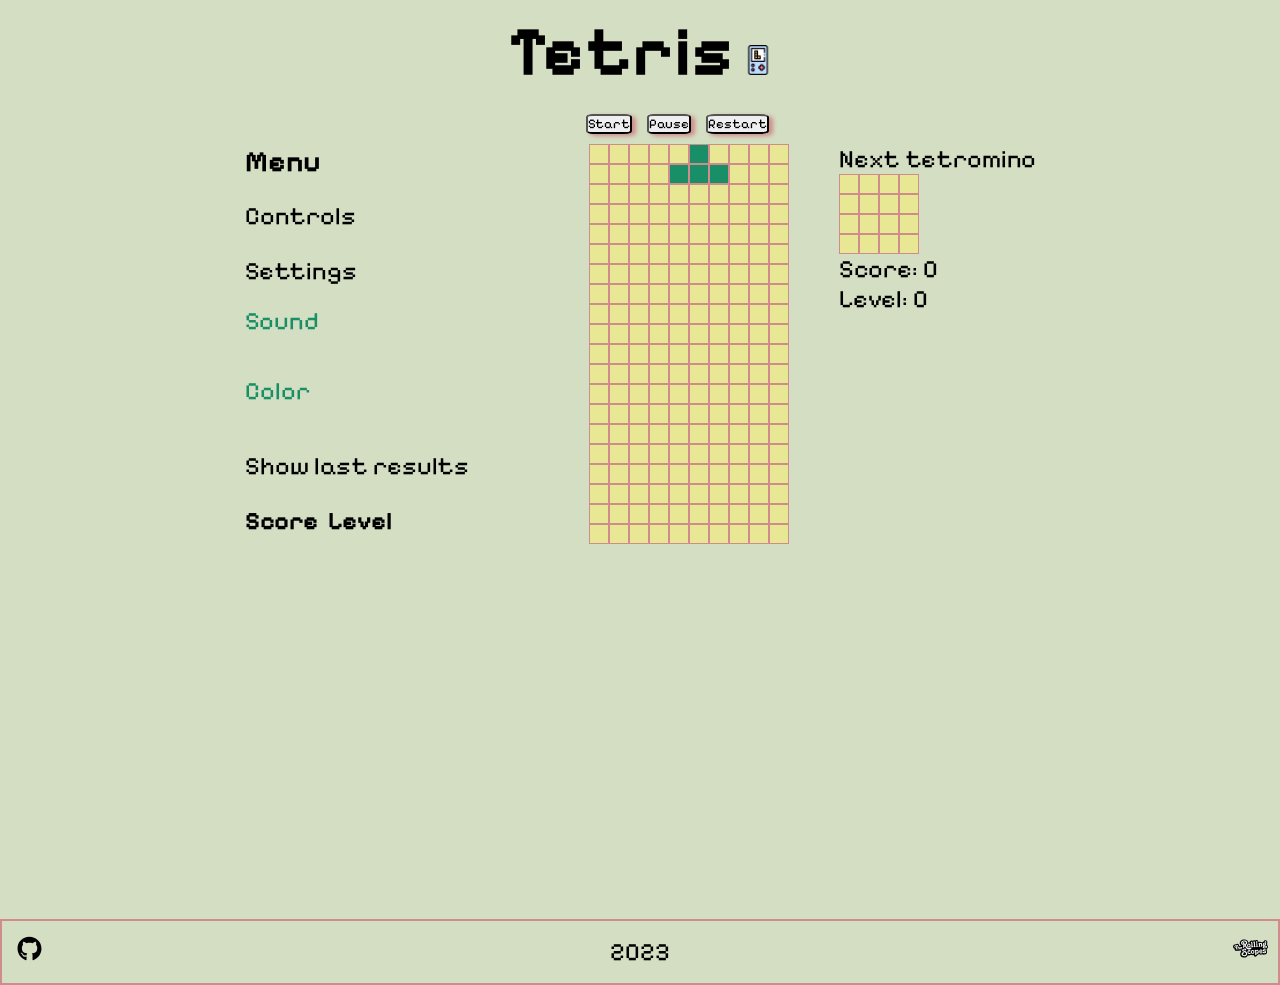
<file: random game/index.html>
<!DOCTYPE html>
<html lang="en">
<head>
    <meta charset="UTF-8">
    <meta name="viewport" content="width=device-width, initial-scale=1.0">
    <link rel="stylesheet" href="style.css">
    <title>Tetris</title>
    <link rel="icon" href="./images/tetris-icon.png">
</head>
<body>
    <div class="wrapper">
        <header>
            <div class="header-box">
                <h1>Tetris</h1>
                <img src="./images/tetris-icon.png" alt="tetris-icon" title="Tetris icon" width="30" height="30">
            </div>  
        </header>
        <main>
            <form class="buttons">
                <button type="submit" class="start">Start</button>
                <button type="submit" class="pause">Pause</button>
                <button type="submit" class="restart">Restart</button>
            </form>
            <div class="tetris-box">  

                <div class="menu">
                    <h3>Menu</h3>
                    <div class="controls menu-item">Controls
                        <div class="control-list">
                            <span class="control">Q - left</span>
                            <span class="control">E - right</span>
                            <span class="control">W - rotate</span>
                        </div>
                    </div>
                    <div class="settings menu-item">Settings
                        <div class="sound menu-item">Sound
                            <audio class="sound-win" src="./music/true-ending.mp3"></audio>
                            <audio class="sound-game-over" src="./music/game-over.mp3"></audio>
                            <audio class="sound-clear-stage" src="./music/clear-stage.mp3"></audio>
                            <div class="options">
                                <span class="on">On<audio class="audio-sound" src="./music/music.mp3"></audio></span>
                                 <span class="off">Off</span>  
                             </div>
                        </div>
                        <div class="color menu-item">Color
                            <div class="options">
                               <span class="light">Light</span>
                                <span class="dark">Dark</span>  
                            </div>
                        </div>
                    </div>
                    <div class="results menu-item">Show last results
                        <div class="results-list">
                            <div class="last-results"></div>
                            <div class="last-results"></div>
                            <div class="last-results"></div>
                            <div class="last-results"></div>
                            <div class="last-results"></div>
                            <div class="last-results"></div>
                            <div class="last-results"></div>
                            <div class="last-results"></div>
                            <div class="last-results"></div>
                            <div class="last-results"></div>
                        </div>
                        <div class="table-header">
                            <div>Score</div>
                            <div>Level</div>
                        </div>
                        <table>
                        </table>
                    </div>
                </div>

                <div class="game-field">
                    <div></div>
                    <div></div>
                    <div></div>
                    <div></div>
                    <div></div>
                    <div></div>
                    <div></div>
                    <div></div>
                    <div></div>
                    <div></div>
                    <div></div>
                    <div></div>
                    <div></div>
                    <div></div>
                    <div></div>
                    <div></div>
                    <div></div>
                    <div></div>
                    <div></div>
                    <div></div>
                    <div></div>
                    <div></div>
                    <div></div>
                    <div></div>
                    <div></div>
                    <div></div>
                    <div></div>
                    <div></div>
                    <div></div>
                    <div></div>
                    <div></div>
                    <div></div>
                    <div></div>
                    <div></div>
                    <div></div>
                    <div></div>
                    <div></div>
                    <div></div>
                    <div></div>
                    <div></div>
                    <div></div>
                    <div></div>
                    <div></div>
                    <div></div>
                    <div></div>
                    <div></div>
                    <div></div>
                    <div></div>
                    <div></div>
                    <div></div>
                    <div></div>
                    <div></div>
                    <div></div>
                    <div></div>
                    <div></div>
                    <div></div>
                    <div></div>
                    <div></div>
                    <div></div>
                    <div></div>
                    <div></div>
                    <div></div>
                    <div></div>
                    <div></div>
                    <div></div>
                    <div></div>
                    <div></div>
                    <div></div>
                    <div></div>
                    <div></div>
                    <div></div>
                    <div></div>
                    <div></div>
                    <div></div>
                    <div></div>
                    <div></div>
                    <div></div>
                    <div></div>
                    <div></div>
                    <div></div>
                    <div></div>
                    <div></div>
                    <div></div>
                    <div></div>
                    <div></div>
                    <div></div>
                    <div></div>
                    <div></div>
                    <div></div>
                    <div></div>
                    <div></div>
                    <div></div>
                    <div></div>
                    <div></div>
                    <div></div>
                    <div></div>
                    <div></div>
                    <div></div>
                    <div></div>
                    <div></div>
                    <div></div>
                    <div></div>
                    <div></div>
                    <div></div>
                    <div></div>
                    <div></div>
                    <div></div>
                    <div></div>
                    <div></div>
                    <div></div>
                    <div></div>
                    <div></div>
                    <div></div>
                    <div></div>
                    <div></div>
                    <div></div>
                    <div></div>
                    <div></div>
                    <div></div>
                    <div></div>
                    <div></div>
                    <div></div>
                    <div></div>
                    <div></div>
                    <div></div>
                    <div></div>
                    <div></div>
                    <div></div>
                    <div></div>
                    <div></div>
                    <div></div>
                    <div></div>
                    <div></div>
                    <div></div>
                    <div></div>
                    <div></div>
                    <div></div>
                    <div></div>
                    <div></div>
                    <div></div>
                    <div></div>
                    <div></div>
                    <div></div>
                    <div></div>
                    <div></div>
                    <div></div>
                    <div></div>
                    <div></div>
                    <div></div>
                    <div></div>
                    <div></div>
                    <div></div>
                    <div></div>
                    <div></div>
                    <div></div>
                    <div></div>
                    <div></div>
                    <div></div>
                    <div></div>
                    <div></div>
                    <div></div>
                    <div></div>
                    <div></div>
                    <div></div>
                    <div></div>
                    <div></div>
                    <div></div>
                    <div></div>
                    <div></div>
                    <div></div>
                    <div></div>
                    <div></div>
                    <div></div>
                    <div></div>
                    <div></div>
                    <div></div>
                    <div></div>
                    <div></div>
                    <div></div>
                    <div></div>
                    <div></div>
                    <div></div>
                    <div></div>
                    <div></div>
                    <div></div>
                    <div></div>
                    <div></div>
                    <div></div>
                    <div></div>
                    <div></div>
                    <div></div>
                    <div></div>
                    <div></div>
                    <div></div>
                    <div></div>
                    <div></div>
                    <div></div>
                    <div></div>
                    <div></div>
                    <div></div>

                    <div class="stop"></div>
                    <div class="stop"></div>
                    <div class="stop"></div>
                    <div class="stop"></div>
                    <div class="stop"></div>
                    <div class="stop"></div>
                    <div class="stop"></div>
                    <div class="stop"></div>
                    <div class="stop"></div>
                    <div class="stop"></div>
                </div>

                <div class="side-bar">
                    <p>Next tetromino</p>
                    <div class="next">
                        <div></div>
                        <div></div>
                        <div></div>
                        <div></div>
                        <div></div>
                        <div></div>
                        <div></div>
                        <div></div>
                        <div></div>
                        <div></div>
                        <div></div>
                        <div></div>
                        <div></div>
                        <div></div>
                        <div></div>
                        <div></div>
                    </div>
                    <div class="score">Score: 0</div>
                    <div class="level">Level: 0</div>
                </div> 
            </div>   
        </main>
        <footer>
            <div class="footer-box">
                <div class="footer-item"><a href="https://github.com/Mireille0000"><img src="./images/gh_logo.svg" alt="My GitHub Page" title="My GitHub Page" width="35" height="35"></a></div>
                <div class="footer-item">2023</div>
                <div class="footer-item"><a href="https://github.com/rolling-scopes-school/tasks/tree/master/stage0"><img src="./images/rsschool.svg" alt="My GitHub Page" title="Link on RSSchool course" width="35" height="35"></a></div>
            </div>
        </footer>
    </div>
  
    <script src="tetris.js"></script>
</body>
</html>
</file>
<file: Audio-player/style.css>
* {
    margin: 0;
    padding: 0;
    box-sizing: border-box;
}

body {
    background-color: #d0d3ef;
    height: 100vh;
}

.wrapper {
    max-width: 1920px;
    margin: 0 auto;

    background: url(./assets/img/fukurou.jpg) 50% / cover no-repeat;
}

.blur {
    backdrop-filter: blur(7px);
}

h1 {
    text-align: center;
    padding-top: 20px;
    font-family:'Franklin Gothic Medium', 'Arial Narrow', Arial, sans-serif;
    text-shadow: 3px 3px 7px #e896b4;
}

/* player styles */

.player-box-wrapper {
    height: 100vh;
    display: flex;
    flex-direction: column;
    align-items: center;
}

.player-box {
    width: 20rem;
    display: flex;
    flex-direction: column;
    align-items: center;
    margin-top: 100px;
    background: linear-gradient(#d6a8b9, rgb(165 91 105));

    border-radius: 5%;
    box-shadow: 15px 15px 100px 30px #c46e6e;;
}

.track-image {
    width: 20rem;
    height: 11rem;
    background: url(./assets/img/fukurou.jpg) 50% / cover no-repeat;
    border-radius: 5% 5% 0 0;
}

/* buttons */

.buttons {
    display: flex;
    margin-top: 5px;
}

.button-pause {
    display: none;
}

.button-pause_active {
    display: flex;
}
.button-play_active {
    display: none;
}

.button-pause,
.button-play,
.current {
    align-self: center;
    margin-right: 10px;
}

.button-pause,
.button-play,
.button-prev,
.button-next,
.progress-bar {
    cursor: pointer;
}

.current {
    width: 9rem;
}

.current.next {
    display: none;
}

/* progress bar */

.player-controllers {
    display: flex;
    flex-direction: column;
}

.progress-bar {
    width: 200px;
    height: 7px;
    margin-top: 10px;
    margin-bottom: 25px;
    align-self: center;
    border-radius: 15%;
    border: 1px solid  #100b0b;
    background-color: #b36984;
}

.progress {
    width: 0;
    height: 6px;
    border-radius: 15%;
    background-color: #af63e8;
}

.duration {
    display: flex;
    justify-content: space-between;
}

/* footer styles */

.footer-wrapper {
    display: flex;
    justify-content: space-between;
    align-items: center;
    padding-right: 20px;
    padding-left: 20px;

    background-color: #af63e8;
    background: linear-gradient(#d6a8b9, rgb(165 91 105));
}

.footer-item:hover {
    box-shadow: 15px 15px 180px 24px #afc737;
}
</file>
<file: library/main.css>
@import url('https://fonts.googleapis.com/css2?family=Forum&display=swap');
@import url('https://fonts.googleapis.com/css2?family=Inter:wght@100;200;300;400;500;600;700;800;900&display=swap');

*, ::before, ::after {
    margin: 0;
    padding: 0;
    border: none;
    box-sizing: inherit;
}

html {
    box-sizing: border-box;
    scroll-behavior: smooth;
}

.wrapper-body {
    margin: 0 auto;
    max-width: 1440px;
}

.wrapper-body_active {
    background-color: rgba(20, 20, 20, 0.6);
}

body {
    font-family: "Forum";
    min-height: 100vh;
}

input::-webkit-outer-spin-button,
input::-webkit-inner-spin-button {
    -webkit-appearance: none;
}

li {
    list-style-type: none;
}

/* header */

.header {
    display: flex;
    justify-content: space-between;
    flex-wrap: wrap;

    background-color: #000000;
}

.title-header {
    padding: 20px;

    color: #FFF;
    text-shadow: 0 4px 4px ;
    font-family: Forum;
    font-size: 30px;
    font-style: normal;
    font-weight: 400;
    line-height: 50px;
    letter-spacing: 0.6px;
}

.wrapper-header {
    display: flex;
    align-items: flex-end;

    padding: 20px;
}

.link-nav {
    text-decoration: none;
    color: #FFFFFF;
}

.nav-list {
    display: flex;
    align-items: flex-end;
    gap: 30px;
    
    padding-right: 41px;

    font-family: Inter;
    font-size: 20px;
    font-style: normal;
    font-weight: 400;
    line-height: 50px;

    color: #FFFFFF;
}

.link-nav:hover, .nav-item:hover {
    transition-duration: 1s;
    transform: scale(1.1);
    color: #BB945F;
}

.icon-header {
    display: flex;
    padding-bottom: 9px;
}

.icon-header:hover {
    cursor: pointer;
}

.icon-header_active {
    display: none;
}

.icon-header-initials {
    display: none;
    width: 28px;
    height: 28px;
    margin-right: 0;
    margin-bottom: 10px;
    padding-top: 4px;

    text-align: center;
    color: #BB945F;

    font-family: Inter;
    font-size: 15px;
    font-style: normal;
    font-weight: 400;
    line-height: 20px; 

    background-color: #ffffff;
    border-radius: 50%;
    cursor: pointer;
}

.icon-header-initials_active {
    display: block;
}

.burger-icon span {
    display: none;
}

.burger-menu {
    position: fixed;
    top: 98px;
    right: -1px;
    width: 40vw;

    transform: translateX(100%);
    transition: 1s;
        
    background-color: #000000;
    }

    .burger-menu-item {
        margin-bottom: 30px;
        text-align: center;
        color: #FFF;
        font-family: Inter;
        font-size: 20px;
        font-style: normal;
        font-weight: 400;
        line-height: 50px;
    }

/* modal windows */
.background-modals {
    display: flex;
}

.background-modals_active {
    display: block;
    position: fixed;
    top: 0;
    left: 0;
    z-index: 9;
    width: 100%;
    height: 100%;
    background-color: rgba(15, 15, 15, 0.5);
}

/*modal windows, header  */

.drop-menu-modal-windows {
    position: relative;
}

.drop-menu-no-authorization, .drop-menu-with-authorization {
    display: none;
}

/* .drop-menu-with-authorization */
.drop-menu-no-authorization_active, .drop-menu-with-authorization_active  {
    position: absolute;
    right: 0;

    width: 80px;
    height: 115px;
    display: flex;
    flex-direction: column;
    align-items: center;
    
    background-color: #ffffff;
}

.drop-menu-title {
    margin-bottom: 5px;
    color: #000;
    font-family: Inter;
    font-size: 15px;
    font-style: normal;
    font-weight: 700;
    text-align: center;
    line-height: 20px;
}

.hr-modal {
    width: 40px;
    height: 1px;
    margin-bottom: 15px;
    background-color:#BB945F;
}

.drop-menu-item-log-in, .drop-menu-item-register, .drop-menu-item {
    margin-bottom: 10px;
    color: #000;
    text-align: center;
    font-family: Inter;
    font-size: 15px;
    font-style: normal;
    font-weight: 400;
    line-height: 20px;

    cursor: pointer;
}

/* login modal and register modal */

.log-in {
    display: none;
}

.log-in_active {
    position: fixed;
    top: 50%;
    /* top: 0; */
    left: 50%;
    transform: translate(-50%, -50%);
    z-index: 10;
    
    display: flex;
    flex-direction: column;
    width: 250px;
    height: 262px; 

    background-color: #ffffff;
}

.register {
    display: none;
}

.register_active {
    position: fixed;
    top: 50%;
    /* top: 0; */
    left: 50%;
    transform: translate(-50%, -50%);
    z-index: 10;

    display: flex;
    flex-direction: column;
    width: 250px;

    background-color: #ffffff;
}

.log-in-header, .register-header {
    display: flex;
    justify-content: center;
    margin-right: 10px;
}

.log-in-svg, .register-svg {
    justify-self: end;
    cursor: pointer;
}

.register-form {
    margin-top: -8px;
}

.log-in-title, .register-title {
    color: #000;
    text-align: center;
    font-family: Forum;
    font-size: 20px;
    font-style: normal;
    font-weight: 400;
    line-height: 20px;
    letter-spacing: 0.4px;
    text-transform: uppercase;
}

.log-in-title {
    margin: 20px 65px 10px 95px;
}

.register-title {
    margin: 20px 54px 20px 85px;
}

.log-in-svg, .register-svg {
    margin-top: 15px;
}

.log-in-input-title, .register-input-title {
    margin-top: 10px;
    margin-left: 26px;
    text-align: left;
    font-family: Inter;
    font-size: 15px;
    font-style: normal;
    font-weight: 400;
    line-height: 20px;
    letter-spacing: 0.3px;
}

.log-in-input, .register-input {
    width: 200px;
    margin-top: 12px;
    margin-left: 26px;
    border: 1px solid #BB945F;
}

.log-in-input {
    margin-top: 13px;
}

.register-first-name {
    margin-top: 10px;
}

.register-mail {
    margin-top: 14px;
}

.register-passward_active {
    background: #de8a8a;
}

.register-passward.active {
    background: #b0d5b0;
}

.log-in-button, .register-button {
    margin-top: 20px;
    margin-left: 27px;
    width: 75px;
    height: 31px;

    border-radius: 2px;
    border: 1px solid #0C0C0E;

    cursor: pointer;
}

.log-in-button {
    margin-bottom: 6px;
}

.log-in-button-name, .register-button-name {
    box-sizing: content-box;
    margin-top: 9px;
    margin-left: 14px;

    font-family: Inter;
    font-size: 10px;
    font-style: normal;
    font-weight: 700;
    line-height: normal;
    letter-spacing: 1px;

    background-color: #FFFFFF;

    cursor: pointer;
}

.log-in-button-name {
    margin-top: 10px;
    margin-left: 19px;
}

.log-in-register-spans, .register-spans {
    margin-top: 8px;
    margin-left: 26px;
    margin-bottom: 20px;
}

.log-in-register-spans {
    margin-top: 0;
}

.log-in-register-link-item, .register-spans-link-item {
    text-shadow: 0px 2px 3px rgba(255, 255, 255, 0.16);
    font-family: Inter;
    font-size: 10px;
    font-style: normal;
    font-weight: 400;
    line-height: normal;
}

.log-in-register-link, .register-spans-link {
    margin-left: 7px;
    font-family: Inter;
    font-size: 10px;
    font-style: normal;
    font-weight: 700;
    line-height: normal;
    letter-spacing: 1px;
    text-decoration-line: underline;

    cursor: pointer;
}

/* my profile modal window */

.my-profile-modal-window {
    position: fixed;
    top: 50%;
    left: 50%;
    /* display: flex; */
    display: none;
    z-index: 9;
    transform: translate(-50%, -50%);
    background-color: #ffffff;
}

.my-profile-modal-window_active {
    display: flex;
}

.my-profile-wrapper {
    /* width: 600px; */
    display: flex;
    flex-wrap: wrap;
}

.my-profile-aside {
    display: flex;
    flex-direction: column;
    justify-content: center;
    align-items: center;

    padding: 139px 25px;
    background-color: #000000;
}

.initials {
    padding: 30px 27px;
    font-family: Inter;
    font-size: 20px;
    font-style: normal;
    font-weight: 400;
    line-height: 20px;

    color: #BB945F;
    background-color: #ffffff;
}

.user-name {
    padding: 5px 15px;
    margin-top: 15px;

    font-family: Inter;
    font-size: 20px;
    font-style: normal;
    font-weight: 400;
    line-height: 20px;
    text-transform: capitalize;

    background-color: #ffffff;
}

.my-profile-details {
    margin-left: 20px;
    margin-right: 20px;
}

.my-profile-header {
    display: flex;
    justify-content: center;
}

.my-profile-title {
    margin-top: 40px;
    margin-right: 163px;
    margin-bottom: 40px;
    font-family: Forum;
    font-size: 40px;
    font-style: normal;
    font-weight: 400;
    line-height: 20px;
    letter-spacing: 0.8px;
    text-transform: uppercase;
}

.my-profile-svg {
    margin-top: 25px;
    cursor: pointer;
}

.reader-info {
    display: flex;
}

.reader-info-items {
    margin-right: 20px;
}

.reader-info-statistics-column {
    text-align: center;
    font-family: Inter;
    font-size: 20px;
    font-style: normal;
    font-weight: 400;
    line-height: 20px;
    letter-spacing: 0.4px;
}

.reader-info-icon {
    text-align: center;
    margin-top: 10px;
    margin-bottom: 10px;
}

.rented-books-title {
    margin-top: 30px;
    margin-bottom: 30px;
    color: #0C0C0E;
}

.rented-books {
    font-family: Inter;
    font-size: 25px;
    font-style: normal;
    font-weight: 400;
    line-height: 20px;
}

 li.rented-books-item {
    margin-bottom: 10px;
    list-style: inside;
}

.card-number-items {
    display: flex;
    margin-top: 40px;
    column-gap: 10px;
}

.rented-books-item {
    font-family: Inter;
    font-size: 20px;
    font-style: normal;
    font-weight: 400;
    line-height: 20px;
    letter-spacing: 2px;
    text-transform: capitalize;
}

.card-number-title {
    font-family: Inter;
    font-size: 20px;
    font-style: normal;
    font-weight: 400;
    line-height: 20px;
     color: #0C0C0E;
}

.card-number {
    font-family: Inter;
    font-size: 20px;
    font-style: normal;
    font-weight: 400;
    line-height: 20px;
    color: #BB945F;
}
/* welcome section */

.welcome {
    margin: 0 auto;
}

.welcome-section {
    background: url(welcome-layout.png) 50% / cover no-repeat;
}

.welcome-container {
    display: flex;
    flex-direction: column;
    height: 600px;

    margin: 0 auto;
    max-width: 1440px;
}

.overlayout {
    height: 300px;
    background:  linear-gradient(180deg, #0C0C0E 0%, #0C0C0E 0.01%, rgba(18, 18, 21, 0.10));
}

.title-wrapper {
    flex-shrink: 0;
    width: 600px;
    height: 220px;
    margin-bottom: 160px;

    background-color: #0C0C0E;
}

.title-welcome {
    margin: 35px 40px;

    color: #ffffff;
    text-align: center;
    font-family: Forum;
    font-size: 40px;
    font-style: normal;
    font-weight: 400;
    line-height: 50px;
    letter-spacing: 3px;
    text-transform: uppercase;
}

.span-welcome {
    margin-right: 10px;
}

/* about section */

.about-section {
    display: flex;
    flex-direction: column;
}

h2 {
    margin-top: 19px;
    margin-bottom: 20px;

    text-align: center;
    font-family: Forum;
    font-size: 40px;
    font-style: normal;
    font-weight: 400;
    line-height: 40px;
    letter-spacing: 2px;
    text-transform: capitalize;
    color: #0C0C0E;
}

.title-hr {
    width: 50px;
    height: 1px;
    flex-shrink: 0;
    align-self: center;

    margin-bottom: 40px;

    background: #0C0C0E;
}

.about-prgph {
    margin-bottom: 20px;
    text-align: center;
    font-family: Inter;
    font-size: 20px;
    font-style: normal;
    font-weight: 400;
    line-height: 40px;
    color: #000000;
}

.photos-wrapper {
    width: 1400px;
    overflow: hidden;
}

.photos-block {
    display: flex;
    justify-content: space-around;

    margin-left: 7px;
    margin-right: 7px;
}

.photos {
    position: relative;
    left: 0;
    width: 2374px;
    display: flex;
    gap: 24px;
    flex-wrap: nowrap;
    overflow: hidden;

    transition: 2s ease-in-out .5s;
}

.carrets {
    align-self: center;
    display: none;
}

.carousel-pagination {
    display: flex;
    justify-content: center;

    margin-top: 35px;
    margin-bottom: 38px;
    text-align: center;
}

.pagination-button {
    width: 16px;
    height: 16px;
    margin: 5px;

    border-radius: 50%;

    background-color: #000000;
    cursor: pointer;
}

.pagination-button_active {
    background-color: #BB945F;
    box-shadow: 1px 1px 2px #BB945F;
    cursor: default;
}

.pagination-button:hover {
    background-color: #BB945F;
    box-shadow: 1px 1px 2px #BB945F;
    transition-duration: 0.5s;
}

.tablet {
    display: none;
}

.about-photo-girl {
    min-width: 450px;
    height: 560px;
    background: url(./images/about-photo-girl.png) lightgray 50% / cover no-repeat;
}

.about-photo-statues {
    min-width: 450px;
    height: 560px;
    background: url(./images/about-photo-statues.png) lightgray 50% / cover no-repeat;
}

.about-photo-books {
    min-width: 450px;
    height: 560px;
    background: url(./images/about-photo-books.png) lightgray 50% / cover no-repeat;
}

.about-photo-ladder {
    min-width: 450px;
    height: 560px;
    /* display: none; */
    background: url(./images/about-photo-ladder.png) lightgray 50% / cover no-repeat;
}

.about-photo-building {
    min-width: 450px;
    height: 560px;
    /* display: none; */
    background: url(./images/about-photo-building.png) lightgray 50% / cover no-repeat;
}

/* favorites section */

.favorites-section {
    display: flex;
    flex-direction: column;
}

.radio-buttons-form {
    display: flex;
    flex-direction: row;
    /* flex-wrap: wrap; */

    margin-bottom: 34px;
    margin-left: 15px;
}

label {
    display: flex;
    margin-right: 86px;
}

#radio-button1, #radio-button2, #radio-button3, #radio-button4 {
    position: absolute;
    opacity: 0;
    display: block;
    height: 0;
    width: 0;
}

label .custom-radio-button {
    appearance: none;
    -webkit-appearance: none;
    -moz-appearance: none;
    position: relative;
    height: 17px;
    width: 17px;
    margin: 5px; /*!!! */
    border-radius: 50%;
    border: 2px solid #000000;
    background-color: #FFFFFF;
    cursor: pointer;
    outline: none;
    box-sizing: border-box;
    transition: .5s all;
}

label:hover .custom-radio-button{
    background-color: #f9f9f9;
    box-shadow: inset 1px 2px 3px 0 rgba(0,0,0,0.1);
  }

label input:checked + .custom-radio-button{
    border-color: #000000;
    background-color: #FFFFFF;
    box-shadow: inset 1px 2px 3px 0 rgba(0,0,0,0.1);
    cursor: default;
  }

  label:hover .custom-radio-button::before, label input:checked + .custom-radio-button::before{
    position: absolute;
    content: '';
    width: 7.5px;
    height: 7.5px;
    top: 50%;
    left: 50%;
    border-radius: 50%;
    background-color: #0b0101;
    transform: translate(-50%,-50%);
  }

label input:checked + .radio-button-item::before{
    background-color: #000000;
    box-shadow: 1px 2px 2px 0 rgba(0,0,0,0.2);
  }

.radion-btn-name {
    margin-left: 15px;
    margin-top: 4px;
    margin-bottom: 4px;

    font-family: Inter;
    font-size: 20px;
    font-style: normal;
    font-weight: 400;
    line-height: normal;
} 

.radion-btn-name:hover {
    font-weight: 700px;
    cursor: pointer;
}

.active {
    /* position: absolute; */
    display: flex;
    flex-wrap: wrap;
    column-gap: 259px;
}

.spring, .summer, .autumn {
    width: 1420px;
    height: 1190px;
    position: absolute;
    column-gap: 259px;
    opacity: 0;
    transition-duration: 1s;
    z-index: 1;
}

.favorites-prgrph {
    margin-bottom: 37px;
    margin-left: 20px;

    text-align: left;
    font-family: Inter;
    font-size: 20px;
    font-style: normal;
    font-weight: 700;
    line-height: normal;

    color: #000;
}

.favorites-section-descriptions {
    /* position: relative;
    top: 0; */
    /* height: 1190px;  !!! */
    overflow: hidden;
    display: flex;

    padding-right: 60px;
    padding-left: 20px;
}

.bg-description {
    width: 550px;
    height: 555px;
    margin-bottom: 40px;

    border: 1px solid #000;
}

h3 {
    margin-top: -17px;
    margin-left: 20px;

    color: #000;
    font-family: Forum;
    font-size: 20px;
    font-style: normal;
    font-weight: 400;
    line-height: 40px;
    letter-spacing: 2px;
    text-transform: capitalize;
}

h4 {
    margin-top: 20px;

    color: #000;
    font-family: Inter;
    font-size: 15px;
    font-style: normal;
    font-weight: 700;
    line-height: 40px;
    letter-spacing: 2px;
    text-transform: uppercase;
}

.bg-description-hr {
    width: 60px;
    height: 1px;
    flex-shrink: 0;
    
    margin-left: 20px;

    background:  #0C0C0E;
}


.bg-description-author {
    margin-top: 0px;

    color: #000;
    font-family: Inter;
    font-size: 15px;
    font-style: normal;
    font-weight: 700;
    line-height: 40px;
    letter-spacing: 2px;
    text-transform: capitalize; 
}

.description-prgrph {
    width: 355px;
    margin-top: 20px;
    font-family: Inter;
    font-size: 15px;
    font-style: normal;
    font-weight: 400;
    line-height: 40px;
    letter-spacing: 2px;
    text-transform: capitalize;
}

.description-box {
    position: relative;
    display: flex;
}

.description-box-content {
    margin-top: 20px;
    margin-bottom: 20px;
    margin-left: 20px;
}

.favorites-books-photo {
   position: absolute;
   left: 370px;
   top: 100px;
}

.favorites-button {
    position: relative;
    top: 509px;
    left: 20px;
    z-index: 3;

    width: 75px;
    height: 30px;
    flex-shrink: 0;
    
    font-family: Inter;
    font-size: 10px;
    font-style: normal;
    font-weight: 700;
    line-height: normal;
    letter-spacing: 1px;

    border-radius: 2px;
    border: 1px solid #0C0C0E;
    background-color: #FFFFFF;

    cursor: pointer;
}

.favorites-button:hover {
    border-radius: 2px;
    border: 1px solid #BB945F;
    background-color: #BB945F;
    transition: 0.5s;
}
    
.btn-own {
    background-color: #FFFFFF;
    color: #BB945F;
    border: 1px solid #BB945F;
    cursor: none;
    pointer-events: none;
}

/* buy a card modal window */

.buy-a-card {
    display: none;
}

.buy-a-card_active {
    width: 650px;
    position: fixed;
    top: 50%;
    left: 50%;
    z-index: 9;
    display: block;
    transform: translate(-50%, -50%);
    background-color: #ffffff;
}

/* .buy-a-card-wrapper {
    margin: auto;
} */


.buy-a-card-header {
    display: flex;
    justify-content: center;
    column-gap: 101px;
    background-color: #000000;
}

.buy-a-card-svg {
    padding-top: 20px;
    margin-right: 20px;
    cursor: pointer;
}

.buy-a-card-title {
    padding-top: 20px;
    padding-bottom: 20px;
    padding-left: 143px;

    color: #FFF;
    font-family: Forum;
    font-size: 40px;
    font-style: normal;
    font-weight: 400;
    line-height: 20px;
    letter-spacing: 0.8px;
    text-transform: uppercase;
}

.buy-a-card-content {
    display: flex;
    gap: 20px;
    margin-left: 40px;
    /* margin-left: 40px; */
}

.buy-a-card-form {
    margin-top: 30px;
}

.buy-a-card-form-item {
    margin-bottom: 12px;

    font-family: Inter;
    font-size: 15px;
    font-style: normal;
    font-weight: 400;
    line-height: 20px; 
    letter-spacing: 0.3px;
}

.buy-a-card-input {
    width: 200px;
    /* margin-right: 20px; */
    margin-bottom: 10px;
    border: 1px solid #BB945F;
}

.buy-a-card-input.small {
    width: 45px;
    height: 20px;
}

.buy-a-card-info-below {
    margin-top: 7px;
}

.buy-a-card-double-inputs {
    display: flex;
    gap: 10px;
}

article {
    width: 330px;
    margin-top: 30px;
    margin-left: 20px;

    color: #8E8E8E;
    font-family: Inter;
    font-size: 15px;
    font-style: normal;
    font-weight: 400;
    line-height: 20px;
    letter-spacing: 2px;
}

.buy-a-card-payment {
    display: flex;
    gap: 25px;
    margin-top: 15px;
    padding-bottom: 38px;
}

.buy-a-card-button {
    width: 75px;
    height: 30px;
    text-align: center;
    flex-shrink: 0;
    
    font-family: Inter;
    font-size: 10px;
    font-style: normal;
    font-weight: 700;
    line-height: normal;
    letter-spacing: 1px;

    border-radius: 2px;
    border: 1px solid #0C0C0E;
    background-color: #ffffff;
}

.buy-a-card-total {
    margin-top: 10px;
    color: #0C0C0E;
    font-family: Inter;
    font-size: 20px;
    font-style: normal;
    font-weight: 700;
    line-height: 20px; /* 100% */
    letter-spacing: 2px;
    text-transform: uppercase;
}


/* .hidden-content {
    display: none;
} */

/* coffee shop */

.coffee-shop-section {
    display: flex;
    flex-direction: column;
    margin-right: 20px;
    margin-bottom: 8px;
    margin-left: 20px;
}

.coffee-shop-prgrph {
    text-align: center;
    font-family: Inter;
    font-size: 20px;
    font-style: normal;
    font-weight: 400;
    line-height: 40px;
    letter-spacing: 2px;
}

.coffee-shop-menu {
    display: flex;
    justify-content: space-between;
}

.coffee-tea, .desserts-cakes {
    display: flex;
    flex-direction: column;

    margin-bottom: -15px;   /* !!! */
}

.desserts-cakes {
    align-items: flex-end;
}

.coffee-tea-content, .desserts-cakes-content {
    display: flex;
    flex-direction: row;
    gap: 60px;
} 

.coffe-shop-items-title {
    margin-top: 40px;
    color: #BB945F;
    font-family: Forum;
    font-size: 40px;
    font-style: normal;
    font-weight: 400;
    line-height: 40px;
    letter-spacing: 2px;
}

.coffee-shop-price-list {
    margin-left: -3px;
}

.coffee-tea-items, .desserts-cakes-items {
    font-family: Inter;
    font-size: 20px;
    font-style: normal;
    font-weight: 400;
    line-height: 40px;
    letter-spacing: 2px;
}

.desserts-cakes-items {
    text-align: end;
}

.coffe-shop-menu-item {
    margin-top: 40px;
}

.coffee-shop-section-hr {
    width: 101px;
    height: 1px;
    margin-bottom: 79px;

    background: #BB945F;
}

.hr-items {
    margin-top: 60px;
}

.coffee-shop-price-list {
    font-family: Forum;
    font-size: 20px;
    font-style: normal;
    font-weight: 400;
    line-height: 40px;
    letter-spacing: 2px;
    text-transform: capitalize;
}

.price-item {
    margin-top: 40px;
    margin-left: -1px;
}

/* our contacts section */

.our-contacts-section {
    display: flex;
    flex-direction: column;
    margin-bottom: 36px;
}

.our-contacts-title {
    margin-top: 9px;
}

.links-contacts-section {
    text-decoration: none;
    color: #000000;
}

.links-contacts-section:hover {
   color: #BB945F;
   animation-duration: 1s;
}

.our-contacts-content {
    display: flex;
    gap: 201px;
}

.contacts-list-title1, .contacts-list-title2 {
    margin-left: 18px;
    
    font-family: Inter;
    font-size: 20px;
    font-style: normal;
    font-weight: 700;
    line-height: 40px;
    letter-spacing: 2px;
    text-transform: capitalize;
}

.contacts-list-title1 {
    margin-top: -4px;
    margin-bottom: 42px;
}

.contacts-list-title2 {
    margin-bottom: 20px;
}

.contacts-list-item {
    margin-bottom: 20px;
    margin-left: 20px;
   
    font-family: Inter;
    font-size: 20px;
    font-style: normal;
    font-weight: 400;
    line-height: 40px;
    letter-spacing: 2px;
    text-transform: capitalize;
}

.contacts-phonenumbers {
    margin-bottom: 40px;
}

/* digital-library-cards */

.digital-library-cards-section {
    display: flex;
    flex-direction: column;

    margin-bottom: 42px;
}

.dl-cards-section-content {
    display: flex;
    gap: 344px;
}

.library-cards-title {
    margin-bottom: 30px;
    margin-left: 158px;

    font-family: Inter;
    font-size: 30px;
    font-style: normal;
    font-weight: 400;
    line-height: normal;
    letter-spacing: 0.6px;
}

.dlcards-form-title {
    margin-top: 20px;
    margin-bottom: 20px;
    margin-left: 20px;
    font-family: Forum;
    font-size: 30px;
    font-style: normal;
    font-weight: 400;
    line-height: 50px;
    letter-spacing: 0.6px;
}

.library-card-block {
    width: 600px;
    flex-shrink: 0;
    margin-left: 18px;

    border: 3px solid #BB945F;
    background: #FFF;
    box-shadow: 0px 5px 5px #c4bdbd;
}

.library-cards-form {
    width: 560px;
    margin: 18px 20px;
    background: #BB945F;
}

.input-dlcards-section {
    width: 520px;
    height: 66px;
    flex-shrink: 0;

    margin-bottom: 25px;
    padding-left: 20px;

    font-family: Forum;
    font-size: 30px;
    font-style: normal;
    font-weight: 400;
    line-height: 50px;
    letter-spacing: 0.6px;

    border-radius: 10px;
}

.input-dlcards-section::placeholder {
    padding-top: 8px;

    color: #8E8E8E;
    font-family: Forum;
    font-size: 30px;
    font-style: normal;
    font-weight: 400;
    line-height: 50px;
    letter-spacing: 0.6px;
}

.dlcards-section-button-block {
    margin-bottom: 27px;
    margin-left: 177px;
}

.dlcards-section-button {
    padding: 10px 40px;

    text-align: center;
    font-family: Inter;
    font-size: 20px;
    font-style: normal;
    font-weight: 700;
    line-height: normal;
    letter-spacing: 1px;

    border-radius: 2px;
    background: #FFFFFF;
    border: 1px solid #0C0C0E;
}

.dlcards-get-card-block {
    margin-right: 20px
}

.card-block-title {
    margin-bottom: 35px;
    text-align: right;
    font-family: Forum;
    font-size: 30px;
    font-style: normal;
    font-weight: 400;
    line-height: normal;
    letter-spacing: 0.6px;
}

.card-block-prgrph {
    text-align: right;
    font-family: Inter;
    font-size: 20px;
    font-style: normal;
    font-weight: 400;
    line-height: 40px;
    letter-spacing: 0.4px;
}

.card-block-button-sign-up, .card-block-button-log-in {
    display: flex;
    width: 75px;
    height: 30px;
    padding: 10px 0px;
    justify-content: center;
    align-items: center;
    flex-shrink: 0;

    text-align: center;
    font-family: Inter;
    font-size: 10px;
    font-style: normal;
    font-weight: 700;
    line-height: normal;
    letter-spacing: 1px;

    border-radius: 2px;
    border: 1px solid #0C0C0E;
}

.library-cards-form {
    width: 560px;
    display: flex;
    flex-direction: column;
}

.form-dlcards-section {
    display: flex;
    flex-direction: column;

    margin-right: 20px;
    margin-left: 20px;
}

.dlcards-get-card-block-buttons {
    display: flex;
    flex-direction: row;
    gap: 20px;
    justify-content: flex-end;

    margin-top: 35px;
}

.dlcards-section-button:hover, .card-block-button-sign-up:hover, .card-block-button-log-in:hover {
    background-color: #BB945F;
    transition-duration: 0.5s;
    cursor: pointer;
}

/* LibraryCard after login in account modal */

.library-card-after {
    display: none;
    /* display: flex;
    flex-direction: column; */
}

.title-hr-after {
    width: 50px;
    height: 1px;
    align-self: center;
    margin-bottom: 40px;
    background: #0C0C0E;
}
.dlcards-statistics {
    display: flex;
    justify-content: center;
    gap: 35px;
    margin-bottom: 15px;
}

.dlcards-icon {
    text-align: center;
}

.dlcards-profile-button {
    display: flex;
    flex-direction: row;
    gap: 20px;
    justify-content: flex-end;

    margin-top: 35px;
}
/* footer styles */

.footer {
    background: #000000;
}

.hr-footer {
    height: 1px;
    margin-top: -2px;
    margin-left: 20px;
    margin-right: 20px;
    background: #FFF;
}

.footer-above-line {
    display: flex;
    justify-content: space-between;

    padding: 20px;
}

.address-icons-footer {
    align-self: stretch;
}

.prgrph-footer-address, .prgrph-footer-timetable {
    text-align: right;
    font-family: Inter;
    font-size: 15px;
    font-style: normal;
    font-weight: 400;
    line-height: 20px;

    color: #FFFFFF;
}

.prgrph-footer-address {
    margin-bottom: 10px;
    text-align: left;
}

.icons-footer {
    display: flex;
    gap: 15px;

    margin-top: 19px;
}

.prgrph-footer-timetable {
    margin-bottom: 10px;
}

.footer-under-line {
    display: flex;
    justify-content: space-between;

    padding: 35px 20px;
}

.footer-under-line-item, .footer-under-line-item2 {
    text-align: center;
    font-family: Inter;
    font-size: 20px;
    font-style: normal;
    font-weight: 400;
    line-height: 40px; 
    letter-spacing: 2px;

    color: #FFFFFF;
}

.footer-under-line-item2 {
    margin-left: 140px;
}

.links-footer {
    color: #FFFFFF;
    text-decoration: none;
}

@media  screen and (max-width: 1160px) {
    .dl-cards-section-content {
        display: flex;
        gap: 30px;
    }
}

@media  screen and (max-width: 1100px) {
    .photos {
        display: flex;
        flex-wrap: wrap;
    }

    .spring, .summer, .autumn {
        width: auto;
}

.our-contacts-content {
    display: flex;
    gap: 0px;
}
}

@media screen and (max-width: 1024px) {
    /* header */

    .nav-list {
        display: none;
    }

    .icon-header {
        position: relative;
        right: 42px;
        /* padding-bottom: 8px;
        padding-right: 82px; */
    }

    .icon-header-initials {
        margin-right: 45px;
    }

    .drop-menu-no-authorization_active, .drop-menu-with-authorization_active {
        position: absolute;
        /* right: 110px; */
        right: 81px;
    }

    .burger-menu-container_active{
        opacity: 0;
    }

   .burger-menu_active {
        width: 332px;
        height: 470px;
        display: flex;
        flex-direction: column;
        transform: translateX(0);
        
        background-color: #000000;
    }

    .burger-menu-item {
        margin-bottom: 31px;
    }

    .burger-icon {
        position: relative;
        bottom: 17px;
        height: 20px;
        width: 40px;
        cursor: pointer;
    }

     .burger-icon span,
     .burger-icon::before,
     .burger-icon::after {
        position: absolute;
        display: flex;
        right: 0;
        width: 44px;
        height: 2px;
        background: #ffffff;
        transition-duration: 1s;
    }

    .burger-icon  span {
        top: 50%;
        transform: scale(1) translate(0px, -50%);
    }

    .burger-icon-active span {
        transform: scale(0) translate(0px, -50%);
    }

    .burger-icon::before { 
        top: 0;
        content: "";
    }

    .burger-icon::after {
        bottom: 0;
        content: "";
    }

    .burger-icon-active::before {
        top: 45%;
        transform: rotate(-45deg);
    }

    .burger-icon-active::after {
        bottom: 45%;
        transform: rotate(45deg);
    }

    /* about us section */

    /* .about-photo-girl, .about-photo-books, .about-photo-statues, .about-photo-ladder, .about-photo-building {
        position: absolute;
        top: 0;
        left: 0;
    } */

    .about-prgph {
        margin-right: 20px;
        margin-left: 20px;
    }

    .photos-block {
        display: flex;
        flex-wrap: nowrap;
        justify-content: space-around;
        gap: 30px;
    }

    .photos-wrapper {
        width: 450px;
        overflow: hidden;
    }

    .photos {
        position: relative;
        left: 0;
        display: flex;
        flex-wrap: nowrap;
        gap: 24px;

        transition: 2s ease-in-out 0.5s;
    }
    
    .carrets {
        display: flex;
        align-self: center;   
    }

    .carret-left {
        margin-left: 55px;
        margin-top: 40px;
    }

    .carret-right {
        margin-right: 55px;
        margin-top: 40px;
    }


    .carousel-pagination {
        margin-top: 20px;
    }

    .tablet {
        display: flex;
    }

    /* favorites section */

    .radio-buttons-form {
        position: sticky;
        top: 0;
        z-index: 5;
        background-color: #ffffff;
    }
        
    .favorites-section-descriptions {
        /* height: 2380px; */
        margin-left: 70px;
    }

    label {
        margin-right: 87px;
    }

    .spring, .summer, .autumn {
        width: auto;
    }

    /* coffee shop section */

    .coffee-shop-menu {
        flex-direction: column;
    }

    .desserts-cakes {
        margin-bottom: -16px;
    }

    .coffee-tea {
        margin-bottom: -60px;
    }

    /* our contacts section */

    .our-contacts-content {
        display: flex;
        flex-direction: column;
        gap: 83px;
    }

    .our-contacts-section {
        margin-bottom: 38px;
    }

    .map {
        margin-left: 40px;
        padding-right: 40px;
    }

    iframe {
        width: 100%;
    }

    /* digital library cards section */

    .digital-library-cards-section {
        margin-bottom: 39px;
    }

    .library-cards-title {
        margin-left: 140px;
    }

    .library-card-block {
        margin-left: 0;
    }

    .dlcards-get-card-block {
        margin-right: 0;
    }

    .dl-cards-section-content {
        display: flex;
        flex-direction: column;
        align-items: center;
        gap: 21px;
    }

    .dlcards-get-card-block {
        display: flex;
        flex-direction: column;
        align-items: center;
    }

    .card-block-prgrph {
        text-align: center;
        margin-top: 5px;
        padding-left: 84px;
        padding-right: 84px;
    }

    .dlcards-get-card-block-buttons {
        margin-top: 39px;
    }

    /* footer */

    .hr-footer {
        width: 95vw;
    }

    .footer-under-line-item2 {
        margin-left: 91px;
    }
}

@media  screen and (max-width: 715px) {
    .radio-buttons-form {
        flex-wrap: wrap;
    }

    .favorites-section-descriptions {
        margin-left: 0px;
    }  
}
</file>
<file: random game/style.css>
@import url('https://fonts.googleapis.com/css2?family=Pixelify+Sans&display=swap');

* {
    margin: 0;
    padding: 0;
    box-sizing: border-box;
}
body {
    height: 100vh;
    font-family: "Pixelify Sans";
    font-size: 25px;
    background-color: #d3dec2;
}

.wrapper {
    min-height: 100%;
    display: flex;
    flex-direction: column;
}

main {
    flex: 1 1 auto;
}
/* header styles */

.header-box {
    display: flex;
    justify-content: center;
    gap: 10px;
    padding-top: 10px;
    padding-bottom: 10px;
    /* border: 2px solid #cf8c8c; */
}

h1 {
    font-size: 70px;
}

.header-box img {
    margin-top: 35px;
}

/* buttons */

.buttons {
    display: flex;
    justify-content: center;
    margin-left: 90px;
    cursor: pointer;
}

.start, .pause, .restart {
    margin-top: 10px;
    margin-right: 15px;
    margin-bottom: 10px;
    cursor: pointer;

    appearance: none;
    font-family: "Pixelify Sans";
    border-radius: 15%;
    box-shadow: 4px 2px 4px #cf8c8c;
}

.start:hover, .pause:hover, .restart:hover {
    transition: 1s;
    background-color: rgb(231, 231, 148);;
}

/* tetris styles */

.tetris-box {
    display: flex;
    justify-content: center;
    margin-bottom: 20px;
}

.game-field {
    width: 200px;
    height: 400px;
    display: flex;
    flex-wrap: wrap;
    background-color: rgb(231, 231, 148);
    overflow: hidden;
}

.game-field div {
    width: 20px;
    height: 20px;
    border: 0.5px solid #cf8c8c;  
}

.game-field div {
    font-size: 35px;
    color: rgb(200, 42, 42);
}

.tetromino {
    background-color: rgb(25, 143, 103);
}

.side-bar {
    margin-left: 50px;
}

/* next tetromino style */

.next {
    width: 80px;
    height: 80px;
    display: flex;
    flex-wrap: wrap;
    background-color: rgb(231, 231, 148);
}

.next div {
    width: 20px;
    height: 20px;
    border: 1px solid #cf8c8c; 
}

/* menu */

.menu {
    display: flex;
    flex-direction: column;
    padding-right: 120px;
}

.menu-item {
    line-height: 35px;
    cursor: pointer;
}

.control {
    font-size: 20px;
}

.control-list {
    display: none;
}

.control-list.active {
    display: flex;
    flex-direction: column;
}

.color, .sound {
    display: flex;
    flex-direction: column;
    color: rgb(25, 143, 103);
    line-height: 25px;
}

/* .color, .sound {
    display: none;
} */

.sound, .controls {
    margin-top: 20px;
    margin-bottom: 20px;
}

.settings {
    margin-bottom: 20px;
}

.options {
    font-size: 20px;
    color: #000;
    opacity: 0;
}

.options.active {
    transition: 1s;
    opacity: 1;
}

.results-list {
    display: none;
}

.results-list.active {
    display: flex;
    flex-direction: column;
}

span {
    margin-right: 30px;
}

th {
    padding-right: 10px;
    font-size: 20px;
}

table {
    display: flex;
    flex-direction: column;

    height: 350px;
    overflow: hidden;
}

.table-header {
    display: flex;
    gap: 10px;
    margin-top: 20px;
}

.table-header div {
    font-weight: 700;
}

tr.results {
    display: flex;
    gap: 70px;
}

/* footer styles */

.footer-box {
    display: flex;
    justify-content: space-between;
    margin-top: 10px;
    padding: 10px 10px 10px;
    border: 2px solid #cf8c8c;
}

.footer-item {
    align-self: center;
}
</file>
